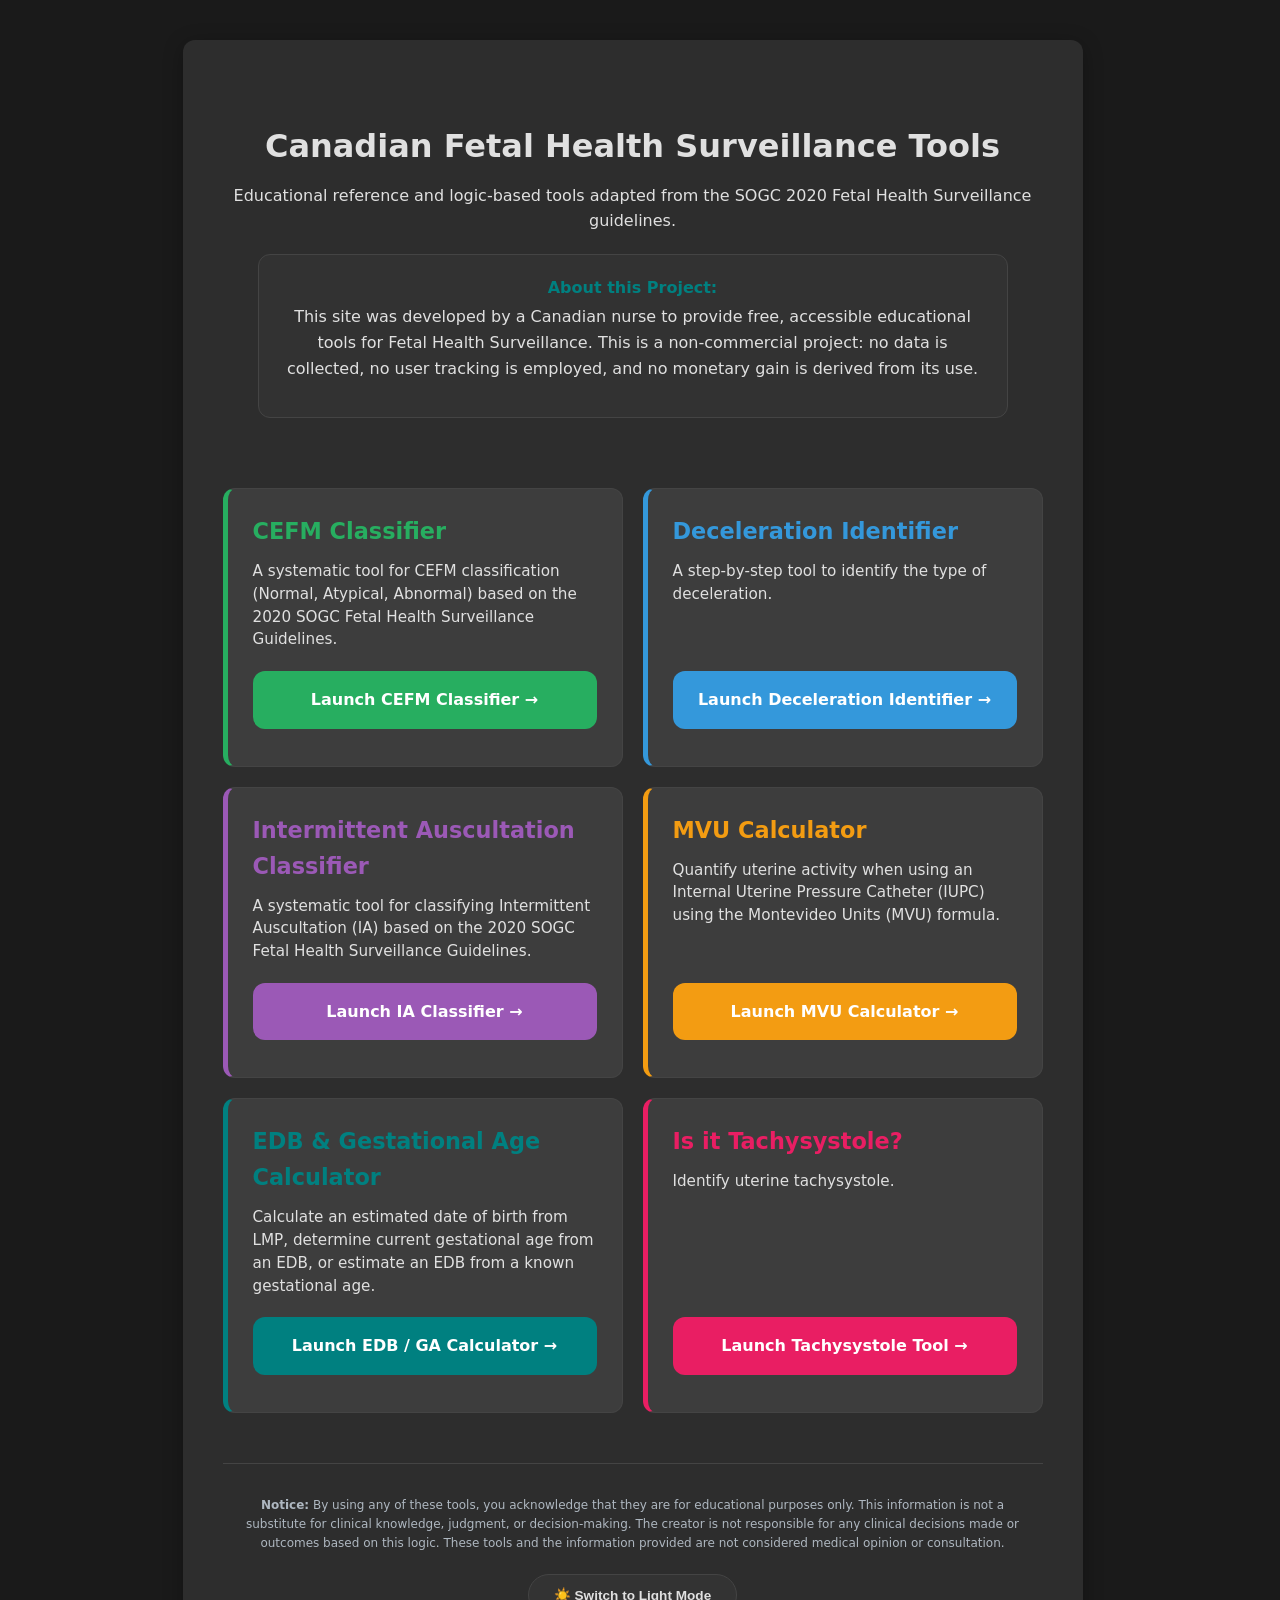
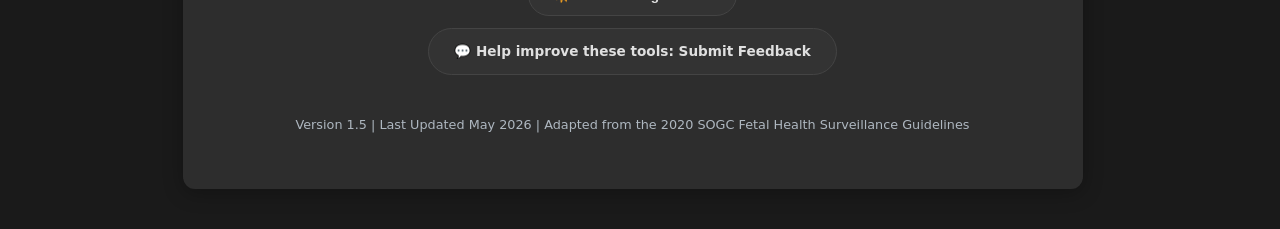
<file: index.html>
<!DOCTYPE html>
<html lang="en">
<head>
    <!-- ==========================================================================
       1. DOCUMENT SETUP
       ========================================================================== -->
    <meta charset="UTF-8">
    <meta name="viewport" content="width=device-width, initial-scale=1.0">
    <title>Canadian FHS Educational Tools</title>

    <!-- ==========================================================================
       2. SITE ASSETS
       ========================================================================== -->
    <script src="theme-loader.js"></script>
    <link rel="icon" type="image/png" href="favicon.png">
    <link rel="stylesheet" href="style.css">
</head>

<body>
<div class="container">

    <!-- ==========================================================================
       3. HERO / PROJECT INTRODUCTION
       ========================================================================== -->
    <div class="home-hero">
        <h1>Canadian Fetal Health Surveillance Tools</h1>
        <p>Educational reference and logic-based tools adapted from the SOGC 2020 Fetal Health Surveillance guidelines.</p>

        <div class="privacy-disclaimer">
            <strong>About this Project:</strong>
            <p>This site was developed by a Canadian nurse to provide free, accessible educational tools for Fetal Health Surveillance. This is a non-commercial project: no data is collected, no user tracking is employed, and no monetary gain is derived from its use.</p>
        </div>
    </div>

    <!-- ==========================================================================
       4. TOOL LAUNCH CARDS
       ========================================================================== -->
    <div class="home-grid">

        <!-- CEFM Classifier -->
        <div class="tool-card theme-green">
            <h3>CEFM Classifier</h3>
            <p>A systematic tool for CEFM classification (Normal, Atypical, Abnormal) based on the 2020 SOGC Fetal Health Surveillance Guidelines.</p>
            <a href="cefm.html" class="btn btn-primary">Launch CEFM Classifier →</a>
        </div>

        <!-- Deceleration Identifier -->
        <div class="tool-card theme-blue">
            <h3>Deceleration Identifier</h3>
            <p>A step-by-step tool to identify the type of deceleration.</p>
            <a href="identifier.html" class="btn btn-primary">Launch Deceleration Identifier →</a>
        </div>

        <!-- Intermittent Auscultation Classifier -->
        <div class="tool-card theme-purple">
            <h3>Intermittent Auscultation Classifier</h3>
            <p>A systematic tool for classifying Intermittent Auscultation (IA) based on the 2020 SOGC Fetal Health Surveillance Guidelines.</p>
            <a href="ia.html" class="btn btn-primary">Launch IA Classifier →</a>
        </div>

        <!-- MVU Calculator -->
        <div class="tool-card theme-orange">
            <h3>MVU Calculator</h3>
            <p>Quantify uterine activity when using an Internal Uterine Pressure Catheter (IUPC) using the Montevideo Units (MVU) formula.</p>
            <a href="mvu.html" class="btn btn-primary">Launch MVU Calculator →</a>
        </div>

        <!-- EDB Calculator -->
       <div class="tool-card theme-teal">
    <h3>EDB & Gestational Age Calculator</h3>
    <p>Calculate an estimated date of birth from LMP, determine current gestational age from an EDB, or estimate an EDB from a known gestational age.</p>
    <a href="edb.html" class="btn btn-primary">Launch EDB / GA Calculator →</a>
</div>

        <!-- Tachysystole Tool -->
        <div class="tool-card theme-pink">
            <h3>Is it Tachysystole?</h3>
            <p>Identify uterine tachysystole.</p>
            <a href="tachy.html" class="btn btn-primary">Launch Tachysystole Tool →</a>
        </div>
    </div>

    <!-- ==========================================================================
       5. SITE FOOTER / DISCLAIMER / ACTIONS
       ========================================================================== -->
    <footer class="site-footer">
        <p><strong>Notice:</strong> By using any of these tools, you acknowledge that they are for educational purposes only. This information is not a substitute for clinical knowledge, judgment, or decision-making. The creator is not responsible for any clinical decisions made or outcomes based on this logic. These tools and the information provided are not considered medical opinion or consultation.</p>

        <div class="footer-actions">
            <button id="darkModeToggle" class="footer-btn" type="button">
                ☀️ Switch to Light Mode
            </button>

            <a
                href="https://forms.gle/uty6b6hfLdT3L1716"
                target="_blank"
                rel="noopener noreferrer"
                class="footer-btn"
            >
                💬 Help improve these tools: Submit Feedback
            </a>
        </div>
    </footer>

    <!-- ==========================================================================
       6. VERSION
       ========================================================================== -->
    <p class="version-text">
        Version 1.5 | Last Updated May 2026 | Adapted from the 2020 SOGC Fetal Health Surveillance Guidelines
    </p>
</div>

<!-- ==========================================================================
   7. SHARED SCRIPT
   ========================================================================== -->
<script src="common.js"></script>
</body>
</html>
</file>
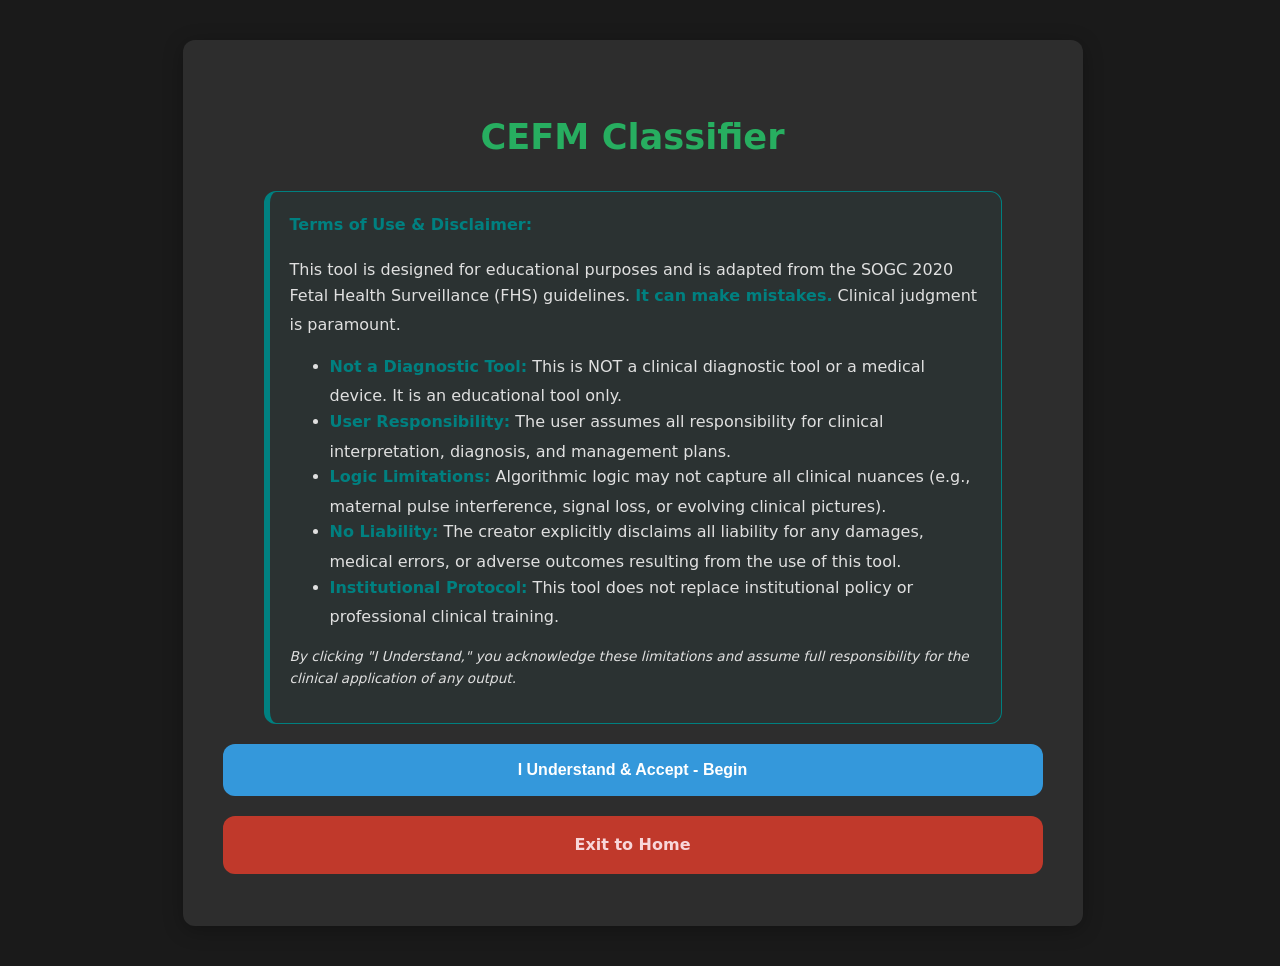
<file: cefm.html>
<!DOCTYPE html>
<html lang="en">
<head>
    <meta charset="UTF-8">
    <meta name="viewport" content="width=device-width, initial-scale=1.0">
    <title>FHS CEFM Classifier</title>
    <script src="theme-loader.js"></script>
    <link rel="stylesheet" href="style.css">
</head>
<body>
<div class="container">

    <!-- ==========================================================================
       1. START / DISCLAIMER
       ========================================================================== -->

    <div id="page1">
        <h2 style="text-align: center; font-size: 2.2rem; color: #27ae60; margin-bottom: 25px;">CEFM Classifier</h2>

        <div class="disclaimer-banner">
            <strong>Terms of Use & Disclaimer:</strong>
            <p>This tool is designed for educational purposes and is adapted from the SOGC 2020 Fetal Health Surveillance (FHS) guidelines. <strong>It can make mistakes.</strong> Clinical judgment is paramount.</p>

            <ul>
                <li><strong>Not a Diagnostic Tool:</strong> This is NOT a clinical diagnostic tool or a medical device. It is an educational tool only.</li>
                <li><strong>User Responsibility:</strong> The user assumes all responsibility for clinical interpretation, diagnosis, and management plans.</li>
                <li><strong>Logic Limitations:</strong> Algorithmic logic may not capture all clinical nuances (e.g., maternal pulse interference, signal loss, or evolving clinical pictures).</li>
                <li><strong>No Liability:</strong> The creator explicitly disclaims all liability for any damages, medical errors, or adverse outcomes resulting from the use of this tool.</li>
                <li><strong>Institutional Protocol:</strong> This tool does not replace institutional policy or professional clinical training.</li>
            </ul>

            <p style="display:block; margin-top: 10px; font-style: italic; font-size: 0.85rem;">By clicking "I Understand," you acknowledge these limitations and assume full responsibility for the clinical application of any output.</p>
        </div>

        <button type="button" class="btn btn-primary" style="margin-top: 20px;" onclick="goTo('page2')">I Understand & Accept - Begin</button>

        <div style="margin-top: 10px;">
            <a href="index.html" class="btn btn-exit">Exit to Home</a>
        </div>
    </div>

    <!-- ==========================================================================
       2. MONITOR TYPE / INTERPRETABILITY
       ========================================================================== -->

    <div id="page2" class="hidden">
        <h3>What type of monitors are being used?</h3>
    <details class="edu-drop">
    <summary>Learn about monitor types</summary>
    <div data-edu="monitorTypes"></div>
</details>
        <p><strong>Fetal Heart Monitor:</strong></p>
        <button id="f-us" type="button" class="btn" onclick="selF('External Ultrasound', 'us')">External Ultrasound</button>
        <button id="f-fse" type="button" class="btn" onclick="selF('Internal Fetal Scalp Electrode (FSE)', 'fse')">Internal Fetal Scalp Electrode (FSE)</button>

        <p><strong>Uterine Activity Monitor:</strong></p>
        <button id="u-toco" type="button" class="btn" onclick="selU('External Tocodynamometer (TOCO)', 'toco')">External Tocodynamometer (TOCO)</button>
        <button id="u-iupc" type="button" class="btn" onclick="selU('Internal Uterine Pressure Catheter (IUPC)', 'iupc')">Internal Uterine Pressure Catheter (IUPC)</button>

        <button id="page2-next" type="button" class="btn btn-primary" disabled onclick="goTo('page3')">Continue</button>
        <button type="button" class="btn btn-back" onclick="goBack()">← Back</button>
    </div>

  <div id="page3" class="hidden">
    <h3>Is the FHS CEFM Strip Interpretable?</h3>

    <details class="edu-drop">
        <summary>Learn about interpretable and uninterpretable tracings</summary>
        <div data-edu="interpretability"></div>
    </details>

    <button type="button" class="btn" onclick="handleInt()">Interpretable</button>
    <button type="button" class="btn" onclick="goTo('page4a')">Uninterpretable</button>
    <button type="button" class="btn btn-back" onclick="goBack()">← Back</button>
</div>

    <div id="page4a" class="hidden">
        <div class="alert-box">
            <strong>⚠️ UNABLE TO CLASSIFY: UNINTERPRETABLE STRIP</strong>
            <p>Consider the following troubleshooting tips to improve quality:</p>
            <ul>
                <li>Reposition the monitor; add ultrasound gel; minimize motion when clinically necessary</li>
                <li>If using wireless monitors, confirm battery and connection; consider switching to wired monitors; try different monitoring equipment if necessary</li>
                <li>Consider internal monitoring if clinically indicated and patient consents</li>
            </ul>
        </div>

        <button type="button" class="btn btn-primary" onclick="resetTool()">Classify Another CEFM Strip</button>
        <a href="index.html" class="btn btn-exit">Exit to Home</a>
    </div>

    <!-- ==========================================================================
       3. UTERINE ACTIVITY
       ========================================================================== -->

    <div id="page4" class="hidden">
        <h3>Uterine Activity (External)</h3>
    <details class="edu-drop">
        <summary>Learn about external uterine activity assessment</summary>
        <div data-edu="externalUterineActivity"></div>
    </details>
        <button type="button" class="btn" onclick="setUA('Normal')">Normal</button>
        <button type="button" class="btn" onclick="setUA('Tachysystole')">Tachysystole</button>
        <button type="button" class="btn btn-back" onclick="goBack()">← Back</button>
    </div>

    <div id="page4b" class="hidden">
        <h3>Uterine Activity (IUPC)</h3>
        <p>Montevideo Units (Optional): <input type="number" id="mvu" style="width:60px"></p>
        <button type="button" class="btn" onclick="setUA('Normal (IUPC)')">Normal</button>
        <button type="button" class="btn" onclick="setUA('Tachysystole (IUPC)')">Tachysystole</button>
        <button type="button" class="btn btn-back" onclick="goBack()">← Back</button>
    </div>

    <!-- ==========================================================================
       4. MATERNAL FACTORS / MATERNAL-FETAL HEART RATE COINCIDENCE
       ========================================================================== -->

    <div id="page5" class="hidden">
        <h3>Maternal Factors</h3>
  <details class="edu-drop">
        <summary>Why do maternal factors matter?</summary>
        <div data-edu="maternalFactors"></div>
    </details>
        <div class="checklist">
            <label class="check-item" style="border-left-color: #27ae60;">
                <input type="checkbox" id="mat-none" value="None"> <strong>None</strong>
            </label>

            <hr>

            <label class="check-item"><input type="checkbox" class="mat-factor" value="Maternal Tachycardia"> Maternal Tachycardia (>110bpm)</label>
            <label class="check-item"><input type="checkbox" class="mat-factor" value="Maternal Fever"> Maternal Fever (>38.0°C)</label>
            <label class="check-item"><input type="checkbox" class="mat-factor" value="Maternal Cardiac Arrhythmia"> Maternal Cardiac Arrhythmia</label>
            <label class="check-item"><input type="checkbox" class="mat-factor" value="Maternal Hypotension"> Maternal Hypotension</label>
            <label class="check-item"><input type="checkbox" class="mat-factor" value="Maternal Hypoxia"> Maternal Hypoxia (Oxygen Saturation < 95%)</label>
        </div>

        <button id="mat-next" type="button" class="btn btn-primary" disabled onclick="setMat()">Continue</button>
        <button type="button" class="btn btn-back" onclick="goBack()">← Back</button>
    </div>

    <div id="page6" class="hidden">
        <h3>Maternal-Fetal Heart Rate Coincidence?</h3>
           <details class="edu-drop">
        <summary>What is coincidence?</summary>
        <div data-edu="coincidence"></div>
    </details>
        <button type="button" class="btn" onclick="goTo('page7')">No Coincidence</button>
        <button type="button" class="btn" onclick="goTo('page7a')">Yes, repetitive or persistent coincidence</button>
        <button type="button" class="btn btn-back" onclick="goBack()">← Back</button>
    </div>

    <div id="page7a" class="hidden">
        <div class="alert-box">
            <strong>⚠️ UNABLE TO CLASSIFY: IMMEDIATE ACTION REQUIRED</strong>
            <p>Promptly take all necessary steps to resolve maternal-fetal heart rate coincidence and reassess the fetal status once resolved:</p>
            <ul>
                <li>Place oximeter on maternal finger / Manually assess maternal pulse rate</li>
                <li>Reposition external fetal monitor</li>
                <li>Consider Internal Fetal Scalp Electrode (FSE)</li>
                <li>If coincidence continues with FSE in place, consider a real-time bedside ultrasound to verify fetal heart rate and distinguish from maternal heart rate</li>
            </ul>
        </div>

        <button type="button" class="btn btn-primary" onclick="resetTool()">Classify Another CEFM Strip</button>
        <a href="index.html" class="btn btn-exit">Exit to Home</a>
    </div>

    <!-- ==========================================================================
       5. BASELINE / TREND
       ========================================================================== -->

    <div id="page7" class="hidden">
        <h3>What is the fetal heart rate baseline (rounded to the nearest 5bpm)?</h3>
          <details class="edu-drop">
        <summary>What is baseline fetal heart rate?</summary>
        <div data-edu="baselineFHR"></div>
    </details>

        <input type="number" id="baseIn" placeholder="BPM" style="padding:10px; width:100px; margin-bottom:10px;" oninput="validateBaseInput()"><br>

        <button id="baseContinueBtn" type="button" class="btn btn-primary" onclick="evalBase()" disabled>Continue</button>

        <button type="button" class="btn" onclick="goTo('page7c')">Indeterminate</button>
        <button type="button" class="btn" onclick="setTachy('ABNORMAL','Erratic Baseline (>10 minutes)', true)">Erratic Baseline</button>

        <button type="button" class="btn btn-back" onclick="goBack()">← Back</button>
    </div>

   <div id="page7b" class="hidden">
    <h3>Tachycardia Duration (&gt;160bpm)?</h3>

    <button type="button" class="btn" onclick="setTachy('NORMAL','Tachycardia < 30 minutes')">
        &lt; 30 minutes
    </button>

    <button type="button" class="btn" onclick="setTachy('ATYPICAL','Tachycardia 30-80 minutes')">
        30 - 80 minutes
    </button>

    <button type="button" class="btn" onclick="setTachy('ABNORMAL','Tachycardia ≥ 80 minutes')">
        &ge; 80 minutes
    </button>

    <button type="button" class="btn btn-back" onclick="goBack()">← Back</button>
</div>

    <div id="page7c" class="hidden">
        <h3>Why is the baseline Indeterminate?</h3>
        <button type="button" class="btn" onclick="goTo('page4a')">Poor Tracing Quality</button>
        <button type="button" class="btn" onclick="setTachy('ABNORMAL','Marked Variability &ge; 10 minutes', true)">Marked Variability (&ge; 10 minutes)</button>
        <button type="button" class="btn" onclick="setTachy('ABNORMAL','Sinusoidal Pattern', true)">Sinusoidal</button>
        <button type="button" class="btn btn-back" onclick="goBack()">← Back</button>
    </div>

    <div id="page8" class="hidden">
        <h3>FHR Baseline Trend</h3>
         <details class="edu-drop">
        <summary>What does baseline trend mean?</summary>
        <div data-edu="baselineTrend"></div>
    </details>
        <button type="button" class="btn" onclick="setTrend('NORMAL','Stable Trend')">Stable</button>
        <button type="button" class="btn" onclick="setTrend('ATYPICAL','Persistently Rising Trend')">Persistently Rising</button>
        <button type="button" class="btn btn-back" onclick="goBack()">← Back</button>
    </div>

    <!-- ==========================================================================
       6. VARIABILITY / ACCELERATIONS
       ========================================================================== -->

    <div id="page9" class="hidden">
        <h3>Baseline Variability</h3>
        <details class="edu-drop">
        <summary>What is baseline variability?</summary>
        <div data-edu="baselineVariability"></div>
    </details>
        <button type="button" class="btn" onclick="setVar('NORMAL','Moderate Variability','page10')">Moderate (6-25bpm)</button>
        <button type="button" class="btn" onclick="goToVarDuration('Minimal')">Minimal (≤5bpm)</button>
        <button type="button" class="btn" onclick="goToVarDuration('Absent')">Absent (amplitude undetectable)</button>

        <button type="button" class="btn" onclick="goTo('page9b')">Marked (>25bpm)</button>
        <button type="button" class="btn" onclick="setVar('ABNORMAL','Sinusoidal Pattern','FINAL')">Sinusoidal</button>
        <button type="button" class="btn btn-back" onclick="goBack()">← Back</button>
    </div>

    <div id="page9a" class="hidden">
        <h3>Minimal or Absent Variability Duration?</h3>
        <button type="button" class="btn" onclick="setVar('NORMAL','Minimal/Absent Variability < 40 minutes','page10')">&lt; 40 minutes</button>
        <button type="button" class="btn" onclick="setVar('ATYPICAL','Minimal/Absent Variability 40-80 minutes','page10')">40 - 80 minutes</button>
        <button type="button" class="btn" onclick="setVar('ABNORMAL','Minimal/Absent Variability &ge; 80 minutes','page10')">&ge; 80 minutes</button>
        <button type="button" class="btn btn-back" onclick="goBack()">← Back</button>
    </div>

    <div id="page9b" class="hidden">
        <h3>Marked Variability Duration?</h3>
        <button type="button" class="btn" onclick="setVar('NORMAL','Marked Variability < 10 minutes','page10')">&lt; 10 minutes</button>
        <button type="button" class="btn" onclick="setVar('ABNORMAL','Marked Variability &ge; 10 minutes','FINAL')">&ge; 10 minutes</button>
        <button type="button" class="btn btn-back" onclick="goBack()">← Back</button>
    </div>

    <div id="page10" class="hidden">
        <h3>Accelerations</h3>
          <details class="edu-drop">
        <summary>What are accelerations?</summary>
        <div data-edu="accelerations"></div>
    </details>
        <button type="button" class="btn" onclick="setAcc('NORMAL','Spontaneous Accelerations Present')">Spontaneous Present</button>
        <button type="button" class="btn" onclick="setAcc('NORMAL','Accelerations Present with Scalp Stimulation')">Present with Scalp Stimulation</button>
        <button type="button" class="btn" onclick="setAcc('ATYPICAL','No Accelerations with Scalp Stimulation')">No Accelerations with Scalp Stimulation</button>
        <button type="button" class="btn" onclick="setAcc('NORMAL','No Spontaneous Accelerations (Scalp Stimulation Not Assessed)')">No Spontaneous Accelerations, Scalp Stimulation Not Assessed</button>
        <button type="button" class="btn btn-back" onclick="goBack()">← Back</button>
    </div>

    <!-- ==========================================================================
       7. DECELERATIONS
       ========================================================================== -->

    <div id="page11" class="hidden">
        <h3>Are there any decelerations?</h3>
        <details class="edu-drop">
        <summary>What are decelerations?</summary>
        <div data-edu="decelerations"></div>
    </details>
        <p class="tip">Select all that apply.</p>

        <div class="checklist">
            <label class="check-item" style="border-left-color: #27ae60;">
                <input type="checkbox" id="d-none"> <strong>None</strong>
            </label>

            <hr>

            <label class="check-item">
                <input type="checkbox" id="d-uv" class="decel-factor"> Uncomplicated Variable Deceleration
            </label>

            <div id="uv-caution" class="hidden caution-box">
                <strong>⚠️ Caution:</strong>
                <p>A baseline abnormality was selected. A variable deceleration in the presence of a baseline abnormality (Tachycardia, Bradycardia, Minimal or Absent Variability) is classified as a <strong>Complicated Variable</strong>. Ensure the correct selection is made based on the full clinical picture and appropriate deceleration identification.</p>
            </div>

            <label class="check-item"><input type="checkbox" id="d-cv" class="decel-factor"> Complicated Variable Deceleration</label>
            <label class="check-item"><input type="checkbox" id="d-early" class="decel-factor"> Early Deceleration</label>
            <label class="check-item"><input type="checkbox" id="d-late" class="decel-factor"> Late Deceleration</label>
            <label class="check-item"><input type="checkbox" id="d-pro" class="decel-factor"> Prolonged Deceleration</label>
        </div>

        <button id="decel-next" type="button" class="btn btn-primary" disabled onclick="startDecelFlow()">Classify</button>
        <button type="button" class="btn btn-back" onclick="goBack()">← Back</button>
    </div>

    <div id="page11a" class="hidden">
        <h3>Uncomplicated Variable Decelerations are:</h3>
        <button type="button" class="btn" onclick="logDecel('uv','ATYPICAL','Repetitive Uncomplicated Variable Decelerations')">Repetitive (&ge;3)</button>
        <button type="button" class="btn" onclick="logDecel('uv','NORMAL','Non-Repetitive Uncomplicated Variable Decelerations')">Non-Repetitive (1-2)</button>
        <button type="button" class="btn btn-back" onclick="goBack()">← Back</button>
    </div>

    <div id="page11b" class="hidden">
        <h3>Complicated Variable Decelerations are:</h3>
        <button type="button" class="btn" onclick="logDecel('cv','ABNORMAL','Repetitive Complicated Variable Decelerations')">Repetitive (&ge;3)</button>
        <button type="button" class="btn" onclick="logDecel('cv','ATYPICAL','Non-Repetitive Complicated Variable Decelerations')">Non-Repetitive (1-2)</button>
        <button type="button" class="btn btn-back" onclick="goBack()">← Back</button>
    </div>

    <div id="page11c" class="hidden">
        <h3>Late Decelerations are:</h3>
        <button type="button" class="btn" onclick="logDecel('late','ABNORMAL','Recurrent Late Decelerations (&ge;50%)')">Recurrent (&ge;50%)</button>
        <button type="button" class="btn" onclick="logDecel('late','ATYPICAL','Intermittent Late Decelerations (<50%)')">Intermittent (< 50%)</button>
        <button type="button" class="btn btn-back" onclick="goBack()">← Back</button>
    </div>

    <div id="page11d" class="hidden">
        <h3>Prolonged Decelerations Count?</h3>
        <button type="button" class="btn" onclick="goTo('page11e')">Exactly 1</button>
        <button type="button" class="btn" onclick="logDecel('pro','ABNORMAL','More than 1 Prolonged Deceleration')">More than 1</button>
        <button type="button" class="btn btn-back" onclick="goBack()">← Back</button>
    </div>

    <div id="page11e" class="hidden">
        <h3>Prolonged Deceleration Duration?</h3>
        <button type="button" class="btn" onclick="logDecel('pro','ATYPICAL','Prolonged Deceleration 2-3 minutes')">2 to 3 minutes</button>
        <button type="button" class="btn" onclick="logDecel('pro','ABNORMAL','Prolonged Deceleration 3-10 minutes')">3 to 10 minutes</button>
        <button type="button" class="btn btn-back" onclick="goBack()">← Back</button>
    </div>

    <!-- ==========================================================================
       8. FINAL RESULT
       ========================================================================== -->

    <div id="page12" class="hidden">
        <h1 id="finalRank" style="font-size: 3rem; text-align: center; margin-bottom: 10px; text-transform: uppercase; font-weight: bold;"></h1>
        <div id="resBox"></div>

        <hr style="margin: 30px 0; border: 0; border-top: 2px solid #eee;">

        <h3>Systematic Assessment Summary</h3>
        <div id="audit" class="result-box" style="line-height: 1.8;"></div>

        <button type="button" class="btn btn-primary" onclick="resetTool()">Classify Another</button>
        <a href="index.html" class="btn btn-exit">Exit to Home</a>
    </div>

</div>

<script src="common.js"></script>
<script src="cefm-education.js"></script>
<script src="cefm.js"></script>
</body>
</html>
</file>
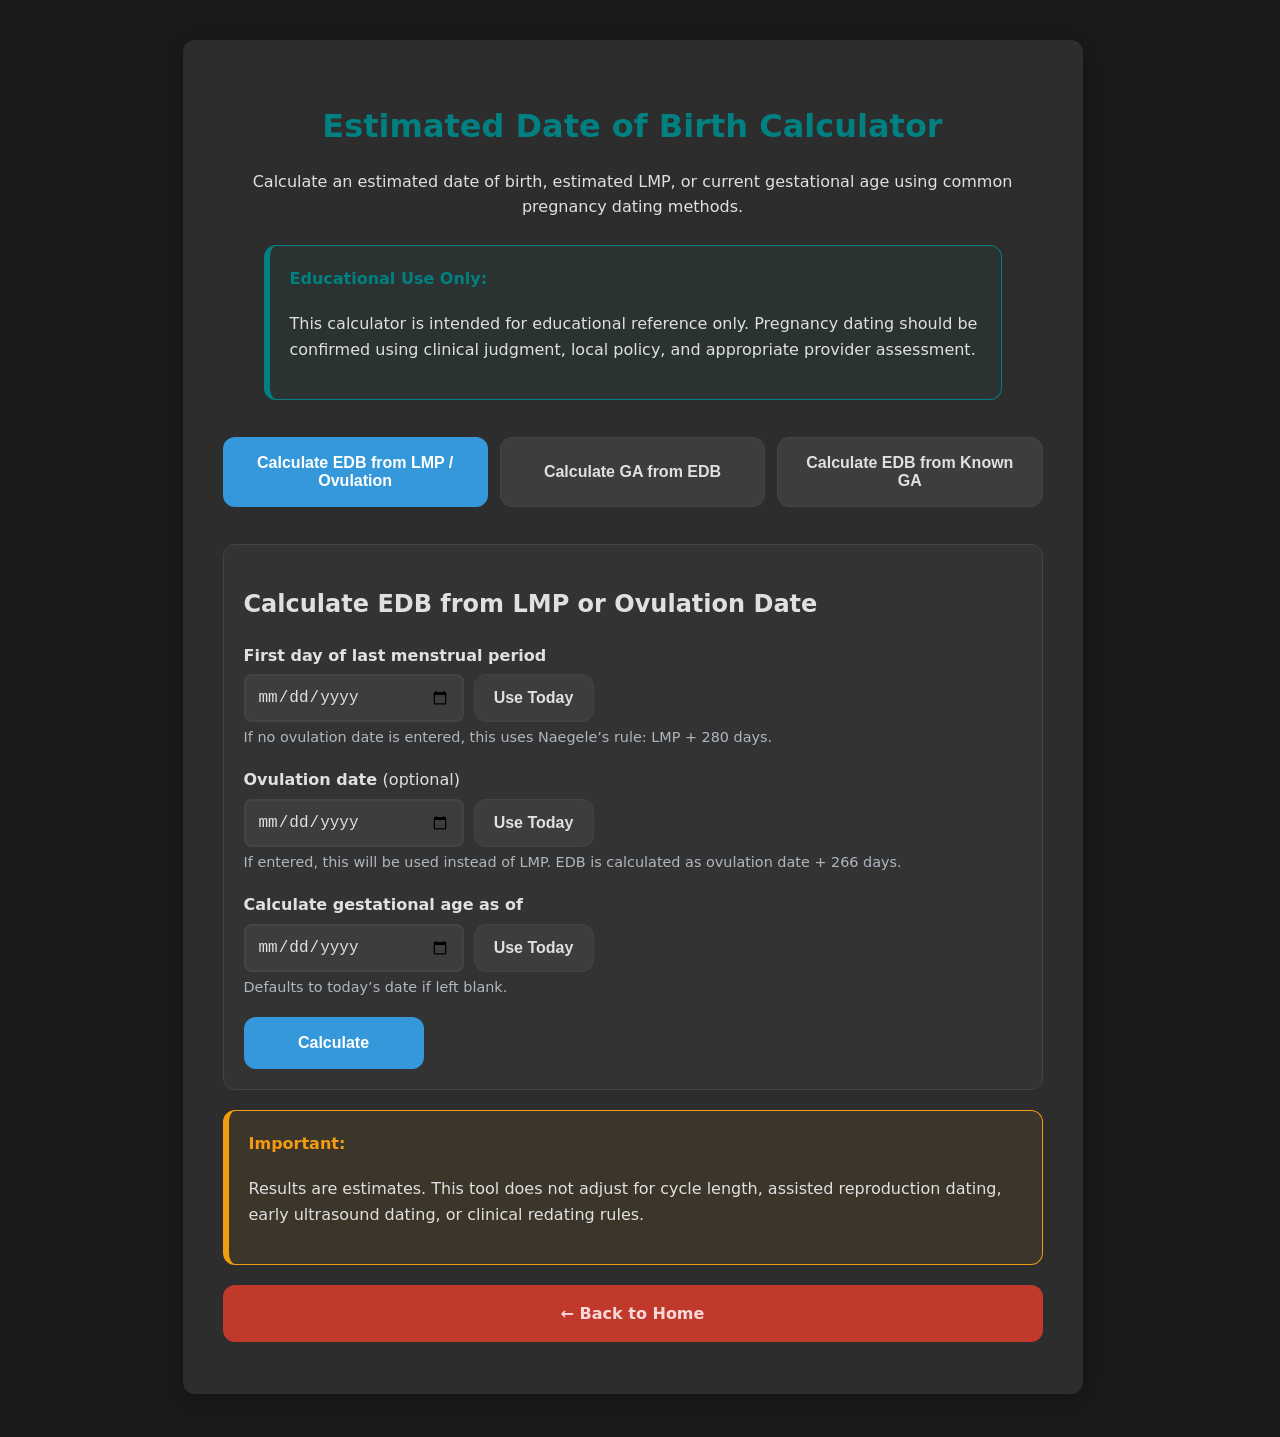
<file: edb.html>
<!DOCTYPE html>
<html lang="en">
<head>
    <meta charset="UTF-8">
    <meta name="viewport" content="width=device-width, initial-scale=1.0">
    <title>Estimated Date of Birth Calculator</title>
    <script src="theme-loader.js"></script>
    <link rel="icon" type="image/png" href="favicon.png">
    <link rel="stylesheet" href="style.css">

    <style>
        .tool-header {
            text-align: center;
            margin-bottom: 25px;
        }

        .tool-header h1 {
            margin-bottom: 10px;
            color: #008080;
        }

        .mode-grid {
            display: grid;
            grid-template-columns: 1fr;
            gap: 12px;
            margin: 25px 0;
        }

        @media (min-width: 768px) {
            .mode-grid {
                grid-template-columns: repeat(3, 1fr);
            }
        }

        .mode-panel {
            margin-top: 20px;
            padding: 20px;
            border: 1px solid var(--border-color);
            border-radius: 12px;
            background: var(--item-bg);
        }

        .form-row {
            margin-bottom: 18px;
        }

        .form-row label {
            display: block;
            margin-bottom: 6px;
            font-weight: 700;
        }

        .form-hint {
            margin-top: 4px;
            color: var(--muted-text);
            font-size: 0.9rem;
        }

        .date-input-row {
            display: flex;
            flex-wrap: wrap;
            gap: 10px;
            align-items: center;
        }

        .date-input-row input[type="date"] {
            flex: 1;
            min-width: 180px;
        }

        .date-input-row .btn {
            width: auto;
            min-width: 120px;
            min-height: 48px;
            margin: 0;
            padding: 12px 16px;
        }

        input[type="date"],
        input[type="number"] {
            width: 100%;
            max-width: 220px;
            padding: 12px;
            border: 2px solid var(--border-color);
            border-radius: 8px;
            background: var(--input-bg);
            color: var(--text);
            font-size: 1rem;
        }

        input[type="date"]:focus-visible,
        input[type="number"]:focus-visible {
            border-color: var(--accent);
            outline: 3px solid var(--accent);
            outline-offset: 2px;
        }

        .ga-inputs {
            display: flex;
            flex-wrap: wrap;
            gap: 12px;
            align-items: end;
        }

        .ga-inputs input[type="number"] {
            max-width: 120px;
        }

        .inline-actions {
            display: flex;
            flex-wrap: wrap;
            gap: 12px;
            margin-top: 10px;
        }

        .inline-actions .btn {
            width: auto;
            min-width: 180px;
            margin: 0;
        }

        .result-list {
            margin: 0;
            padding-left: 20px;
        }

        .result-list li {
            margin-bottom: 8px;
        }

        .result-value {
            font-weight: 700;
            color: #008080;
        }

        .subtle-note {
            margin-top: 16px;
            color: var(--muted-text);
            font-size: 0.9rem;
        }
    </style>
</head>

<body>
    <div class="container">
        <div class="tool-header">
            <h1>Estimated Date of Birth Calculator</h1>
            <p>Calculate an estimated date of birth, estimated LMP, or current gestational age using common pregnancy dating methods.</p>
        </div>

        <div class="disclaimer-banner">
            <strong>Educational Use Only:</strong>
            <p>This calculator is intended for educational reference only. Pregnancy dating should be confirmed using clinical judgment, local policy, and appropriate provider assessment.</p>
        </div>

        <div class="mode-grid" role="group" aria-label="Calculator options">
            <button class="btn btn-primary mode-btn is-selected" type="button" data-mode="lmp" aria-pressed="true">
                Calculate EDB from LMP / Ovulation
            </button>

            <button class="btn mode-btn" type="button" data-mode="edb" aria-pressed="false">
                Calculate GA from EDB
            </button>

            <button class="btn mode-btn" type="button" data-mode="known-ga" aria-pressed="false">
                Calculate EDB from Known GA
            </button>
        </div>

        <!-- LMP / OVULATION PANEL -->
        <section id="panel-lmp" class="mode-panel">
            <h2>Calculate EDB from LMP or Ovulation Date</h2>

            <div class="form-row">
                <label for="lmpDate">First day of last menstrual period</label>
                <div class="date-input-row">
                    <input id="lmpDate" type="date">
                    <button class="btn set-today-btn" type="button" data-target="lmpDate">Use Today</button>
                </div>
                <p class="form-hint">If no ovulation date is entered, this uses Naegele’s rule: LMP + 280 days.</p>
            </div>

            <div class="form-row">
                <label for="ovulationDate">Ovulation date <span style="font-weight: 400;">(optional)</span></label>
                <div class="date-input-row">
                    <input id="ovulationDate" type="date">
                    <button class="btn set-today-btn" type="button" data-target="ovulationDate">Use Today</button>
                </div>
                <p class="form-hint">If entered, this will be used instead of LMP. EDB is calculated as ovulation date + 266 days.</p>
            </div>

            <div class="form-row">
                <label for="lmpAsOfDate">Calculate gestational age as of</label>
                <div class="date-input-row">
                    <input id="lmpAsOfDate" type="date">
                    <button class="btn set-today-btn" type="button" data-target="lmpAsOfDate">Use Today</button>
                </div>
                <p class="form-hint">Defaults to today’s date if left blank.</p>
            </div>

            <div class="inline-actions">
                <button id="calculateFromLmpBtn" class="btn btn-primary" type="button">Calculate</button>
            </div>
        </section>

        <!-- EDB PANEL -->
        <section id="panel-edb" class="mode-panel hidden">
            <h2>Calculate Current Gestational Age from EDB</h2>

            <div class="form-row">
                <label for="edbDate">Estimated date of birth</label>
                <div class="date-input-row">
                    <input id="edbDate" type="date">
                    <button class="btn set-today-btn" type="button" data-target="edbDate">Use Today</button>
                </div>
            </div>

            <div class="form-row">
                <label for="edbAsOfDate">Calculate gestational age as of</label>
                <div class="date-input-row">
                    <input id="edbAsOfDate" type="date">
                    <button class="btn set-today-btn" type="button" data-target="edbAsOfDate">Use Today</button>
                </div>
                <p class="form-hint">Defaults to today’s date if left blank.</p>
            </div>

            <div class="inline-actions">
                <button id="calculateFromEdbBtn" class="btn btn-primary" type="button">Calculate</button>
            </div>
        </section>

        <!-- KNOWN GA PANEL -->
        <section id="panel-known-ga" class="mode-panel hidden">
            <h2>Calculate EDB from Known Gestational Age</h2>

            <div class="form-row">
                <label>Known gestational age</label>

                <div class="ga-inputs">
                    <div>
                        <label for="knownWeeks">Weeks</label>
                        <input id="knownWeeks" type="number" min="0" max="45" inputmode="numeric" placeholder="Weeks">
                    </div>

                    <div>
                        <label for="knownDays">Days</label>
                        <input id="knownDays" type="number" min="0" max="6" inputmode="numeric" placeholder="Days">
                    </div>
                </div>
            </div>

            <div class="form-row">
                <label for="knownGaDate">Date this gestational age was known</label>
                <div class="date-input-row">
                    <input id="knownGaDate" type="date">
                    <button class="btn set-today-btn" type="button" data-target="knownGaDate">Use Today</button>
                </div>
            </div>

            <div class="form-row">
                <label for="knownGaAsOfDate">Calculate current gestational age as of</label>
                <div class="date-input-row">
                    <input id="knownGaAsOfDate" type="date">
                    <button class="btn set-today-btn" type="button" data-target="knownGaAsOfDate">Use Today</button>
                </div>
                <p class="form-hint">Defaults to today’s date if left blank.</p>
            </div>

            <div class="inline-actions">
                <button id="calculateFromKnownGaBtn" class="btn btn-primary" type="button">Calculate</button>
            </div>
        </section>

        <div id="resultBox" class="result-box hidden" aria-live="polite"></div>

        <div class="caution-box">
            <strong>Important:</strong>
            <p>Results are estimates. This tool does not adjust for cycle length, assisted reproduction dating, early ultrasound dating, or clinical redating rules.</p>
        </div>

        <a href="index.html" class="btn btn-back">← Back to Home</a>
    </div>

    <script src="common.js"></script>

    <script>
        (() => {
            'use strict';

            const FULL_TERM_DAYS = 280;
            const OVULATION_TO_EDB_DAYS = 266;
            const OVULATION_TO_ESTIMATED_LMP_DAYS = 14;
            const MS_PER_DAY = 24 * 60 * 60 * 1000;

            const modeButtons = Array.from(document.querySelectorAll('.mode-btn'));
            const panels = {
                lmp: document.getElementById('panel-lmp'),
                edb: document.getElementById('panel-edb'),
                'known-ga': document.getElementById('panel-known-ga')
            };

            const resultBox = document.getElementById('resultBox');

            function parseDateInput(value) {
                if (!value) return null;

                const parts = value.split('-').map(Number);
                if (parts.length !== 3) return null;

                const [year, month, day] = parts;

                if (!year || !month || !day) return null;

                return new Date(year, month - 1, day, 12, 0, 0, 0);
            }

            function toDateInputValue(date) {
                const year = date.getFullYear();
                const month = String(date.getMonth() + 1).padStart(2, '0');
                const day = String(date.getDate()).padStart(2, '0');

                return `${year}-${month}-${day}`;
            }

            function todayLocal() {
                const now = new Date();
                return new Date(now.getFullYear(), now.getMonth(), now.getDate(), 12, 0, 0, 0);
            }

            function getDateInputOrToday(inputId) {
                const input = document.getElementById(inputId);
                const parsedDate = input ? parseDateInput(input.value) : null;

                return parsedDate || todayLocal();
            }

            function addDays(date, days) {
                return new Date(
                    date.getFullYear(),
                    date.getMonth(),
                    date.getDate() + days,
                    12,
                    0,
                    0,
                    0
                );
            }

            function diffDays(startDate, endDate) {
                const start = new Date(startDate.getFullYear(), startDate.getMonth(), startDate.getDate(), 12, 0, 0, 0);
                const end = new Date(endDate.getFullYear(), endDate.getMonth(), endDate.getDate(), 12, 0, 0, 0);

                return Math.round((end - start) / MS_PER_DAY);
            }

            function formatDate(date) {
                return new Intl.DateTimeFormat('en-CA', {
                    year: 'numeric',
                    month: 'long',
                    day: 'numeric'
                }).format(date);
            }

            function formatGestationalAge(totalDays) {
                if (!Number.isFinite(totalDays)) {
                    return 'Unable to calculate';
                }

                if (totalDays < 0) {
                    return `Before 0 weeks 0 days by this dating method (${totalDays} days)`;
                }

                const weeks = Math.floor(totalDays / 7);
                const days = totalDays % 7;

                return `${weeks} weeks ${days} days`;
            }

            function showResult(title, items, note = '') {
                const listItems = items.map((item) => {
                    return `<li>${item.label}: <span class="result-value">${item.value}</span></li>`;
                }).join('');

                resultBox.innerHTML = `
                    <h2>${title}</h2>
                    <ul class="result-list">
                        ${listItems}
                    </ul>
                    ${note ? `<p class="subtle-note">${note}</p>` : ''}
                `;

                resultBox.classList.remove('hidden');
            }

            function showError(message) {
                resultBox.innerHTML = `
                    <h2>Please check your entries</h2>
                    <p>${message}</p>
                `;

                resultBox.classList.remove('hidden');
            }

            function setMode(mode) {
                modeButtons.forEach((button) => {
                    const isSelected = button.dataset.mode === mode;
                    button.classList.toggle('is-selected', isSelected);
                    button.classList.toggle('btn-primary', isSelected);
                    button.setAttribute('aria-pressed', String(isSelected));
                });

                Object.entries(panels).forEach(([key, panel]) => {
                    panel.classList.toggle('hidden', key !== mode);
                });

                resultBox.classList.add('hidden');
                resultBox.innerHTML = '';
            }

            function calculateFromLmp() {
                const lmpDate = parseDateInput(document.getElementById('lmpDate').value);
                const ovulationDate = parseDateInput(document.getElementById('ovulationDate').value);
                const asOfDate = getDateInputOrToday('lmpAsOfDate');

                if (!lmpDate && !ovulationDate) {
                    showError('Enter either an LMP date or an ovulation date.');
                    return;
                }

                if (lmpDate && ovulationDate && ovulationDate < lmpDate) {
                    showError('The ovulation date cannot be before the LMP date. Please check the dates entered.');
                    return;
                }

                if (ovulationDate) {
                    const estimatedLmp = addDays(ovulationDate, -OVULATION_TO_ESTIMATED_LMP_DAYS);
                    const edb = addDays(ovulationDate, OVULATION_TO_EDB_DAYS);
                    const gaDays = diffDays(estimatedLmp, asOfDate);
                    const daysUntilEdb = diffDays(asOfDate, edb);

                    showResult('Results from Ovulation Date', [
                        { label: 'Dating method used', value: 'Ovulation date' },
                        { label: 'Estimated date of birth', value: formatDate(edb) },
                        { label: 'Estimated LMP used for GA calculation', value: formatDate(estimatedLmp) },
                        { label: 'Gestational age as of selected date', value: formatGestationalAge(gaDays) },
                        { label: 'Days until EDB', value: `${daysUntilEdb} days` }
                    ], 'Formula used: EDB = ovulation date + 266 days. Gestational age is displayed using the standard LMP-based convention.');

                    return;
                }

                const edb = addDays(lmpDate, FULL_TERM_DAYS);
                const gaDays = diffDays(lmpDate, asOfDate);
                const daysUntilEdb = diffDays(asOfDate, edb);

                showResult('Results from LMP', [
                    { label: 'Dating method used', value: 'LMP' },
                    { label: 'Estimated date of birth', value: formatDate(edb) },
                    { label: 'Gestational age as of selected date', value: formatGestationalAge(gaDays) },
                    { label: 'Days until EDB', value: `${daysUntilEdb} days` }
                ], 'Formula used: EDB = LMP + 280 days.');
            }

            function calculateFromEdb() {
                const edbDate = parseDateInput(document.getElementById('edbDate').value);
                const asOfDate = getDateInputOrToday('edbAsOfDate');

                if (!edbDate) {
                    showError('Enter an EDB.');
                    return;
                }

                const daysUntilEdb = diffDays(asOfDate, edbDate);
                const gaDays = FULL_TERM_DAYS - daysUntilEdb;
                const estimatedLmp = addDays(edbDate, -FULL_TERM_DAYS);

                showResult('Results from EDB', [
                    { label: 'Gestational age as of selected date', value: formatGestationalAge(gaDays) },
                    { label: 'Estimated LMP', value: formatDate(estimatedLmp) },
                    { label: 'Days until EDB', value: `${daysUntilEdb} days` }
                ], 'Formula used: Current GA = 280 days − days remaining until EDB.');
            }

            function calculateFromKnownGa() {
                const weeks = Number.parseInt(document.getElementById('knownWeeks').value, 10);
                const days = Number.parseInt(document.getElementById('knownDays').value, 10);
                const knownGaDate = parseDateInput(document.getElementById('knownGaDate').value);
                const asOfDate = getDateInputOrToday('knownGaAsOfDate');

                if (!Number.isInteger(weeks) || !Number.isInteger(days) || !knownGaDate) {
                    showError('Enter weeks, days, and the date the gestational age was known.');
                    return;
                }

                if (weeks < 0 || weeks > 45 || days < 0 || days > 6) {
                    showError('Gestational age days should be between 0 and 6, and weeks should be within a reasonable pregnancy range.');
                    return;
                }

                const knownGaTotalDays = (weeks * 7) + days;
                const daysElapsed = diffDays(knownGaDate, asOfDate);
                const currentGaDays = knownGaTotalDays + daysElapsed;
                const edb = addDays(knownGaDate, FULL_TERM_DAYS - knownGaTotalDays);
                const estimatedLmp = addDays(edb, -FULL_TERM_DAYS);
                const daysUntilEdb = diffDays(asOfDate, edb);

                showResult('Results from Known Gestational Age', [
                    { label: 'Estimated date of birth', value: formatDate(edb) },
                    { label: 'Gestational age as of selected date', value: formatGestationalAge(currentGaDays) },
                    { label: 'Estimated LMP', value: formatDate(estimatedLmp) },
                    { label: 'Days until EDB', value: `${daysUntilEdb} days` }
                ], 'Formula used: EDB = date of known GA + remaining days to 40 weeks.');
            }

            function setDefaultDates() {
                const todayValue = toDateInputValue(todayLocal());

                ['lmpAsOfDate', 'edbAsOfDate', 'knownGaAsOfDate', 'knownGaDate'].forEach((id) => {
                    const input = document.getElementById(id);

                    if (input && !input.value) {
                        input.value = todayValue;
                    }
                });
            }

            modeButtons.forEach((button) => {
                button.addEventListener('click', () => {
                    setMode(button.dataset.mode);
                });
            });

            document.querySelectorAll('.set-today-btn').forEach((button) => {
                button.addEventListener('click', () => {
                    const targetId = button.dataset.target;
                    const target = document.getElementById(targetId);

                    if (target) {
                        target.value = toDateInputValue(todayLocal());
                    }
                });
            });

            document.getElementById('calculateFromLmpBtn').addEventListener('click', calculateFromLmp);
            document.getElementById('calculateFromEdbBtn').addEventListener('click', calculateFromEdb);
            document.getElementById('calculateFromKnownGaBtn').addEventListener('click', calculateFromKnownGa);

            setDefaultDates();
        })();
    </script>
</body>
</html>
</file>
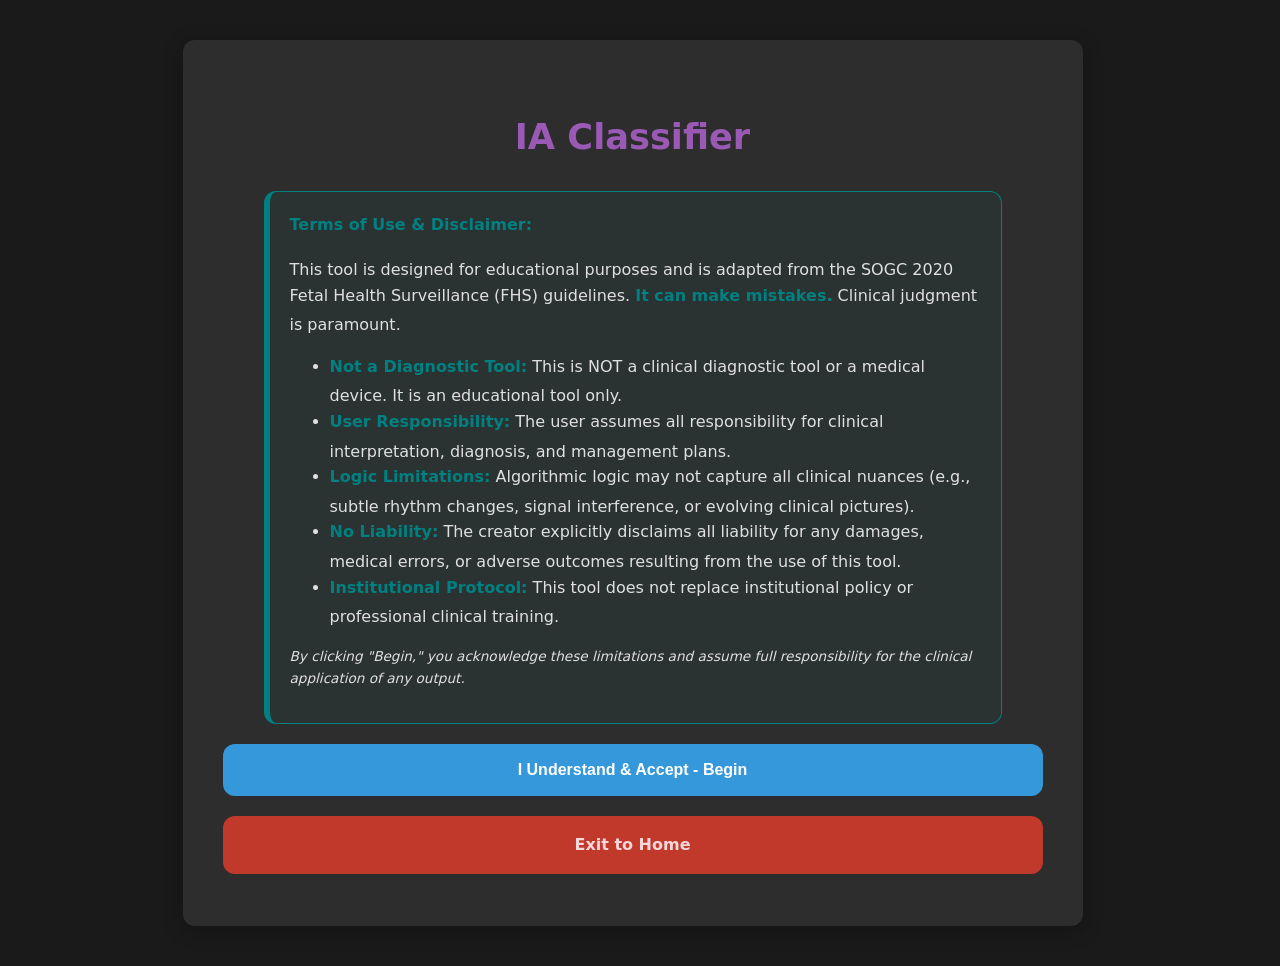
<file: ia.html>
<!DOCTYPE html>
<html lang="en">
<head>
    <meta charset="UTF-8">
    <meta name="viewport" content="width=device-width, initial-scale=1.0">
    <title>IA Classification Tool</title>
    <script src="theme-loader.js"></script>
    <link rel="stylesheet" href="style.css">
</head>
<body>
<div class="container">

    <div id="page1">
        <h2 style="text-align: center; font-size: 2.2rem; color: #9b59b6; margin-bottom: 25px;">IA Classifier</h2>

        <div class="disclaimer-banner">
            <strong>Terms of Use & Disclaimer:</strong>
            <p>This tool is designed for educational purposes and is adapted from the SOGC 2020 Fetal Health Surveillance (FHS) guidelines. <strong>It can make mistakes.</strong> Clinical judgment is paramount.</p>

            <ul>
                <li><strong>Not a Diagnostic Tool:</strong> This is NOT a clinical diagnostic tool or a medical device. It is an educational tool only.</li>
                <li><strong>User Responsibility:</strong> The user assumes all responsibility for clinical interpretation, diagnosis, and management plans.</li>
                <li><strong>Logic Limitations:</strong> Algorithmic logic may not capture all clinical nuances (e.g., subtle rhythm changes, signal interference, or evolving clinical pictures).</li>
                <li><strong>No Liability:</strong> The creator explicitly disclaims all liability for any damages, medical errors, or adverse outcomes resulting from the use of this tool.</li>
                <li><strong>Institutional Protocol:</strong> This tool does not replace institutional policy or professional clinical training.</li>
            </ul>

            <p style="display:block; margin-top: 10px; font-style: italic; font-size: 0.85rem;">By clicking "Begin," you acknowledge these limitations and assume full responsibility for the clinical application of any output.</p>
        </div>

        <div style="text-align: center; margin-top: 20px;">
            <button type="button" class="btn btn-primary" onclick="goTo('page2')">I Understand & Accept - Begin</button>
            <div style="margin-top: 10px;">
                <a href="index.html" class="btn btn-exit">Exit to Home</a>
            </div>
        </div>
    </div>

    <div id="page2" class="hidden">
        <h3>What device is being used for IA?</h3>
        <button type="button" class="btn" onclick="setAudit('device', 'Handheld Doppler'); goTo('page3')">Handheld Doppler</button>
        <button type="button" class="btn" onclick="setAudit('device', 'EFM Ultrasound'); goTo('page3')">EFM Ultrasound</button>
        <button type="button" class="btn" onclick="setAudit('device', 'Other'); goTo('page3')">Other</button>
        <button type="button" class="btn btn-back" onclick="goBack()">← Back</button>
    </div>

    <div id="page3" class="hidden">
        <h3>Uterine Activity</h3>
        <button type="button" class="btn" onclick="log('NORMAL', 'Uterine Activity', 'Normal'); goTo('page4')">Normal</button>
        <button type="button" class="btn" onclick="log('ABNORMAL', 'Uterine Activity', 'Tachysystole'); goTo('page4')">Tachysystole</button>
        <button type="button" class="btn btn-back" onclick="goBack()">← Back</button>
    </div>

    <div id="page4" class="hidden">
        <h3>Are the maternal vitals normal?</h3>
        <button type="button" class="btn" onclick="log('NORMAL', 'Maternal Vitals', 'Normal'); goTo('page5')">Yes, maternal vitals are all normal</button>
        <button type="button" class="btn" onclick="log('ABNORMAL', 'Maternal Vitals', 'Abnormal'); goTo('page5')">No, maternal vitals are not all normal</button>
        <button type="button" class="btn btn-back" onclick="goBack()">← Back</button>
    </div>

    <div id="page5" class="hidden" style="text-align: center;">
        <h3>Baseline Fetal Heart Rate?</h3>
        <p>Enter the baseline FHR (bpm) rounded to the nearest 5bpm as counted via the audible signal:</p>

        <div style="margin: 20px 0;">
            <input
                type="number"
                id="fhrInput"
                min="1"
                inputmode="numeric"
                autocomplete="off"
                placeholder="bpm"
                oninput="validateFHR()"
                style="text-align: center;"
            >
        </div>

        <button id="fhrBtn" type="button" class="btn btn-primary" onclick="submitFHR()" disabled>Continue</button>
        <button type="button" class="btn btn-back" onclick="goBack()">← Back</button>
    </div>

    <div id="page6" class="hidden">
        <h3>Baseline FHR Trend?</h3>
        <button type="button" class="btn" onclick="log('NORMAL', 'Baseline Trend', 'Stable'); goTo('page7')">Stable</button>
        <button type="button" class="btn" onclick="log('ABNORMAL', 'Baseline Trend', 'Persistently Rising'); goTo('page7')">Persistently Rising</button>
        <button type="button" class="btn btn-back" onclick="goBack()">← Back</button>
    </div>

    <div id="page7" class="hidden">
        <h3>Fetal Heart Rhythm?</h3>
        <button type="button" class="btn" onclick="log('NORMAL', 'Fetal Heart Rhythm', 'Regular'); goTo('page8')">Regular</button>
        <button type="button" class="btn" onclick="log('ABNORMAL', 'Fetal Heart Rhythm', 'Irregular'); goTo('page8')">Irregular</button>
        <button type="button" class="btn btn-back" onclick="goBack()">← Back</button>
    </div>

    <div id="page8" class="hidden">
        <h3>Accelerations?</h3>
        <button type="button" class="btn" onclick="log('NORMAL', 'Accelerations', 'None heard'); goTo('page9')">None heard</button>
        <button type="button" class="btn" onclick="log('NORMAL', 'Accelerations', 'Acceleration Heard'); goTo('page9')">Acceleration heard</button>
        <button type="button" class="btn btn-back" onclick="goBack()">← Back</button>
    </div>

    <div id="page9" class="hidden">
        <h3>Decelerations?</h3>
        <button type="button" class="btn" onclick="log('NORMAL', 'Decelerations', 'None heard'); finalizeIA()">None heard</button>
        <button type="button" class="btn" onclick="log('ABNORMAL', 'Decelerations', 'Deceleration heard'); finalizeIA()">Deceleration heard</button>
        <button type="button" class="btn btn-back" onclick="goBack()">← Back</button>
    </div>

    <div id="page10" class="hidden">
        <h1 id="finalRank" aria-live="polite" style="font-size: 3rem; text-align: center; margin-bottom: 10px; text-transform: uppercase;"></h1>
        <div id="resBox" aria-live="polite"></div>

        <hr style="margin: 30px 0; border: 0; border-top: 2px solid var(--border-color);">

        <h3>Systematic Assessment Summary</h3>
        <div id="audit" class="result-box"></div>

        <button type="button" class="btn btn-primary" onclick="resetTool()">Classify Another</button>
        <a href="index.html" class="btn btn-exit">Exit to Home</a>
    </div>

</div>

<script src="common.js"></script>
<script>
/* ==========================================================================
   1. STATE & DATA
   ========================================================================== */

let state = {
    findings: {},
    audit: {
        device: ''
    }
};


/* ==========================================================================
   2. IA DATA HELPERS
   ========================================================================== */

function setAudit(key, value) {
    state.audit[key] = value;
}

function log(category, label, detail) {
    state.findings[label] = {
        cat: category,
        detail: detail
    };
}


/* ==========================================================================
   3. INPUT VALIDATION
   ========================================================================== */

function validateFHR() {
    const input = document.getElementById('fhrInput');
    const btn = document.getElementById('fhrBtn');

    if (!input || !btn) return;

    const value = input.value.trim();
    const rate = Number(value);
    const isValid = value !== '' && Number.isFinite(rate) && rate > 0;

    btn.disabled = !isValid;
}


/* ==========================================================================
   4. BASELINE FHR LOGIC
   ========================================================================== */

function submitFHR() {
    const input = document.getElementById('fhrInput');
    if (!input) return;

    const rate = Number(input.value);
    if (!Number.isFinite(rate) || rate <= 0) return;

    let category = 'NORMAL';
    let description = `${rate} bpm`;

    if (rate <= 109) {
        category = 'ABNORMAL';
        description = `${rate} bpm (Bradycardia)`;
    } else if (rate >= 161) {
        category = 'ABNORMAL';
        description = `${rate} bpm (Tachycardia)`;
    } else {
        description = `${rate} bpm (Normal Range)`;
    }

    log(category, 'Baseline Fetal Heart Rate', description);
    goTo('page6');
}


/* ==========================================================================
   5. RESULT RENDER HELPERS
   ========================================================================== */

function addMessageBox(container, className, title, message) {
    const box = document.createElement('div');
    box.className = className;

    const strong = document.createElement('strong');
    strong.textContent = title;

    const p = document.createElement('p');
    p.textContent = message;

    box.appendChild(strong);
    box.appendChild(p);
    container.appendChild(box);
}

function renderAbnormalReasons(container, abnormalFindings) {
    const wrap = document.createElement('div');
    wrap.style.marginBottom = '20px';

    const strong = document.createElement('strong');
    strong.textContent = "Why it's Abnormal:";

    const ul = document.createElement('ul');

    abnormalFindings.forEach((finding) => {
        const li = document.createElement('li');
        li.textContent = finding.detail;
        ul.appendChild(li);
    });

    wrap.appendChild(strong);
    wrap.appendChild(ul);
    container.appendChild(wrap);
}

function renderNormalResult(container) {
    const p = document.createElement('p');

    p.style.color = '#27ae60';
    p.style.fontWeight = 'bold';
    p.style.fontSize = '1.1rem';
    p.textContent = 'Meets all Normal FHS IA criteria.';

    container.appendChild(p);
}

function renderAuditSummary(container) {
    container.innerHTML = '';

    Object.keys(state.findings).forEach((key) => {
        const row = document.createElement('div');
        row.style.marginBottom = '5px';

        const strong = document.createElement('strong');
        strong.textContent = `${key}:`;

        row.appendChild(strong);
        row.appendChild(document.createTextNode(` ${state.findings[key].detail}`));

        container.appendChild(row);
    });
}


/* ==========================================================================
   6. FINALIZE IA
   ========================================================================== */

function finalizeIA() {
    const fhrFeatures = [
        state.findings['Uterine Activity'],
        state.findings['Baseline Fetal Heart Rate'],
        state.findings['Baseline Trend'],
        state.findings['Fetal Heart Rhythm'],
        state.findings['Decelerations']
    ];

    const abnormalFHR = fhrFeatures.filter((finding) => {
        return finding && finding.cat === 'ABNORMAL';
    });

    const finalRank = abnormalFHR.length > 0 ? 'ABNORMAL' : 'NORMAL';
    const rankColor = finalRank === 'ABNORMAL' ? '#e74c3c' : '#27ae60';

    const rankEl = document.getElementById('finalRank');
    const resBox = document.getElementById('resBox');
    const auditEl = document.getElementById('audit');

    if (!rankEl || !resBox || !auditEl) return;

    rankEl.textContent = finalRank;
    rankEl.style.color = rankColor;

    resBox.innerHTML = '';

    if (state.findings['Maternal Vitals']?.detail === 'Abnormal') {
        addMessageBox(
            resBox,
            'alert-box',
            '⚠️ Recommendation:',
            'CEFM is indicated for abnormal maternal vitals even if the FHR IA is otherwise considered normal.'
        );
    }

    if (state.audit.device === 'EFM Ultrasound') {
        addMessageBox(
            resBox,
            'caution-box',
            '⚠️ IA Technique Note:',
            'When using an EFM Ultrasound transducer for IA, you must rely on the audible signal only. Do not use the digital display or printed trace to classify FHR characteristics.'
        );
    }

    if (finalRank === 'ABNORMAL') {
        renderAbnormalReasons(resBox, abnormalFHR);
    } else {
        renderNormalResult(resBox);
    }

    renderAuditSummary(auditEl);

    goTo('page10');
}
</script>
</body>
</html>
</file>
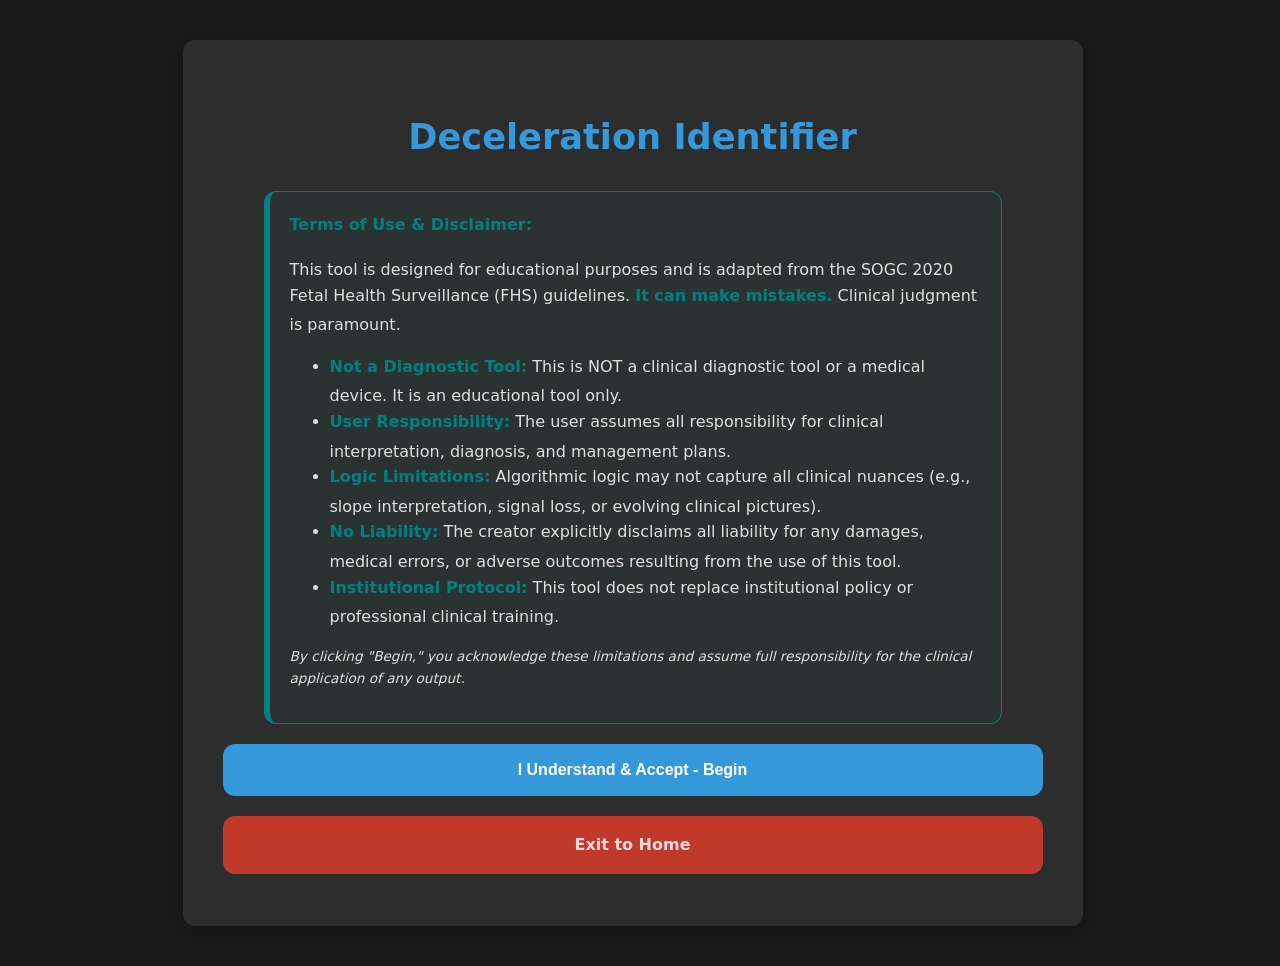
<file: identifier.html>
<!DOCTYPE html>
<html lang="en">
<head>
    <meta charset="UTF-8">
    <meta name="viewport" content="width=device-width, initial-scale=1.0">
    <title>FHS Deceleration Identifier</title>
    <script src="theme-loader.js"></script>
    <link rel="stylesheet" href="style.css">
</head>
<body>
<div class="container">

    <div id="page1">
        <h2 style="text-align: center; font-size: 2.2rem; color: #3498db; margin-bottom: 25px;">Deceleration Identifier</h2>

        <div class="disclaimer-banner">
            <strong>Terms of Use & Disclaimer:</strong>
            <p>This tool is designed for educational purposes and is adapted from the SOGC 2020 Fetal Health Surveillance (FHS) guidelines. <strong>It can make mistakes.</strong> Clinical judgment is paramount.</p>

            <ul>
                <li><strong>Not a Diagnostic Tool:</strong> This is NOT a clinical diagnostic tool or a medical device. It is an educational tool only.</li>
                <li><strong>User Responsibility:</strong> The user assumes all responsibility for clinical interpretation, diagnosis, and management plans.</li>
                <li><strong>Logic Limitations:</strong> Algorithmic logic may not capture all clinical nuances (e.g., slope interpretation, signal loss, or evolving clinical pictures).</li>
                <li><strong>No Liability:</strong> The creator explicitly disclaims all liability for any damages, medical errors, or adverse outcomes resulting from the use of this tool.</li>
                <li><strong>Institutional Protocol:</strong> This tool does not replace institutional policy or professional clinical training.</li>
            </ul>

            <p style="display:block; margin-top: 10px; font-style: italic; font-size: 0.85rem;">By clicking "Begin," you acknowledge these limitations and assume full responsibility for the clinical application of any output.</p>
        </div>

        <div style="text-align: center; margin-top: 20px;">
            <button type="button" class="btn btn-primary" onclick="goTo('page2')">I Understand & Accept - Begin</button>
            <div style="margin-top: 10px;">
                <a href="index.html" class="btn btn-exit">Exit to Home</a>
            </div>
        </div>
    </div>

    <div id="page2" class="hidden">
        <h3>Is the FHR baseline interpretable?</h3>
        <button type="button" class="btn" onclick="goTo('page4')">Yes</button>
        <button type="button" class="btn" onclick="goTo('page3')">No, the FHR baseline is indeterminate</button>
        <button type="button" class="btn btn-back" onclick="goBack()">← Back</button>
    </div>

    <div id="page3" class="hidden">
        <div class="alert-box">
            <strong>⚠️ ASSESSMENT STOPPED</strong>
            <p>Cannot reliably define a deceleration with an indeterminate baseline, marked variability, or sinusoidal pattern.</p>
        </div>
        <button type="button" class="btn btn-primary" onclick="resetTool()">Identify Another Deceleration</button>
        <a href="index.html" class="btn btn-exit">Home</a>
    </div>

    <div id="page4" class="hidden">
        <h3>What is the FHR Variability while at baseline?</h3>
        <button type="button" class="btn" onclick="goTo('page5')">Moderate</button>
        <button type="button" class="btn" onclick="goTo('page5')">Minimal</button>
        <button type="button" class="btn" onclick="goTo('page5')">Absent</button>
        <button type="button" class="btn" onclick="goTo('page3')">Marked</button>
        <button type="button" class="btn" onclick="goTo('page3')">Sinusoidal</button>
        <button type="button" class="btn btn-back" onclick="goBack()">← Back</button>
    </div>

    <div id="page5" class="hidden">
        <h3>Does the deceleration last ≥ 2 minutes?</h3>
        <button type="button" class="btn" onclick="goTo('page6')">No, the deceleration has a duration under 2 minutes</button>
        <button type="button" class="btn" onclick="goTo('page5b')">Yes, the deceleration has a duration ≥2 minutes</button>
        <button type="button" class="btn btn-back" onclick="goBack()">← Back</button>
    </div>

    <div id="page5b" class="hidden">
        <h3>Does the FHR drop at least 15bpm below baseline?</h3>
        <button type="button" class="btn" onclick="goTo('page12')">Yes, the nadir of the deceleration is ≥ 15bpm below the baseline</button>
        <button type="button" class="btn" onclick="goTo('page8c')">No, the nadir of the deceleration is &lt; 15bpm below the baseline</button>
        <button type="button" class="btn btn-back" onclick="goBack()">← Back</button>
    </div>

    <div id="page6" class="hidden">
        <h3>What is the slope of the deceleration?</h3>
        <p><small>Tip: The slope refers to the time from the onset of the FHR decrease to the nadir of the deceleration.</small></p>
        <button type="button" class="btn" onclick="goTo('page7')">Less than 30 seconds (Abrupt)</button>
        <button type="button" class="btn" onclick="goTo('page14')">≥ 30 seconds (Gradual)</button>
        <button type="button" class="btn btn-back" onclick="goBack()">← Back</button>
    </div>

    <div id="page7" class="hidden">
        <h3>Does the FHR drop at least 15bpm below baseline?</h3>
        <button type="button" class="btn" onclick="goTo('page8')">Yes</button>
        <button type="button" class="btn" onclick="goTo('page8b')">No</button>
        <button type="button" class="btn btn-back" onclick="goBack()">← Back</button>
    </div>

    <div id="page8" class="hidden">
        <h3>Does the FHR decrease below baseline last at least 15 seconds?</h3>
        <p><small>Tip: This duration refers to the time that the fetal heart rate deviated from the baseline, not the time spent at the nadir of the deceleration.</small></p>
        <button type="button" class="btn" onclick="goTo('page9')">Yes</button>
        <button type="button" class="btn" onclick="goTo('page8b')">No</button>
        <button type="button" class="btn btn-back" onclick="goBack()">← Back</button>
    </div>

    <div id="page8b" class="hidden">
        <div class="result-box" style="border-left-color: #3498db;">
            <h3 style="color: #3498db;">VARIABILITY</h3>
            <p>An abrupt (&lt;30 seconds) FHR decrease that does not meet the 15bpm depth AND 15s duration rule is considered variability and NOT a deceleration.</p>
        </div>
        <button type="button" class="btn btn-primary" onclick="resetTool()">Identify Another Deceleration</button>
        <a href="index.html" class="btn btn-exit">Home</a>
    </div>

    <div id="page8c" class="hidden">
        <div class="result-box" style="border-left-color: #3498db;">
            <h3 style="color: #3498db;">MAY NOT BE A DECELERATION: EVALUATE WHOLE CLINICAL PICTURE</h3>
            <p>For a deceleration to be prolonged, it must have a nadir ≥ 15bpm below baseline.</p>
        </div>
        <button type="button" class="btn btn-primary" onclick="resetTool()">Identify Another Deceleration</button>
        <a href="index.html" class="btn btn-exit">Home</a>
    </div>

    <div id="page9" class="hidden">
        <h3>Do any of the following apply?</h3>

        <div class="checklist">
            <label class="check-item" style="border-left-color: #27ae60;">
                <input type="checkbox" id="v-none" onchange="toggleVariableCheck(this)"> <strong>None</strong>
            </label>

            <hr style="border: 0; border-top: 1px solid var(--border-color); margin: 15px 0;">

            <label class="check-item">
                <input type="checkbox" class="v-comp comp-auto" data-label="Failure to recover to baseline" onchange="toggleVariableCheck(this)">
                Fails to recover to baseline by end of contraction
            </label>

            <label class="check-item">
                <input type="checkbox" class="v-comp" id="c-60s" onchange="toggleVariableCheck(this)">
                Deceleration duration ≥ 60s
            </label>

            <label class="check-item">
                <input type="checkbox" class="v-comp" id="c-60bpm" onchange="toggleVariableCheck(this)">
                Nadir reaches 60bpm or below
            </label>

            <label class="check-item">
                <input type="checkbox" class="v-comp" id="c-60drop" onchange="toggleVariableCheck(this)">
                Nadir is ≥ 60bpm below baseline
            </label>

            <label class="check-item">
                <input type="checkbox" class="v-comp comp-auto" data-label="Baseline Tachycardia (>160 bpm)" onchange="toggleVariableCheck(this)">
                FHR baseline is &gt; 160 bpm
            </label>

            <label class="check-item">
                <input type="checkbox" class="v-comp comp-auto" data-label="Baseline Bradycardia (<110 bpm)" onchange="toggleVariableCheck(this)">
                FHR baseline is &lt; 110 bpm
            </label>

            <label class="check-item">
                <input type="checkbox" class="v-comp comp-auto" data-label="Minimal/Absent Variability" onchange="toggleVariableCheck(this)">
                FHR variability at baseline is minimal or absent
            </label>
        </div>

        <button id="classifyVarBtn" type="button" class="btn btn-primary" disabled onclick="checkVariable()">Classify Variable</button>
        <button type="button" class="btn btn-back" onclick="goBack()">← Back</button>
    </div>

    <div id="resPage" class="hidden">
        <div id="resHeader" aria-live="polite"></div>
        <div id="resRationale" class="result-box" aria-live="polite"></div>

        <button type="button" class="btn btn-primary" onclick="resetTool()">Identify Another Deceleration</button>
        <a href="index.html" class="btn btn-exit">Home</a>
    </div>

    <div id="page12" class="hidden">
        <h3>Total duration of the FHR deceleration?</h3>
        <button type="button" class="btn" onclick="showResult('PROLONGED DECELERATION', 'Duration ≥ 2 min but < 3 min with nadir ≥ 15bpm below baseline.')">2 to &lt; 3 minutes</button>
        <button type="button" class="btn" onclick="showResult('PROLONGED DECELERATION', 'Duration ≥ 3 min but < 10 min with nadir ≥ 15bpm below baseline.')">3 to &lt; 10 minutes</button>
        <button type="button" class="btn" onclick="showResult('BASELINE CHANGE', 'A deceleration lasting ≥ 10 minutes is defined as a change in baseline.')">≥ 10 minutes</button>
        <button type="button" class="btn btn-back" onclick="goBack()">← Back</button>
    </div>

    <div id="page14" class="hidden">
        <h3>Relationship to Contraction</h3>
        <p>Does the FHR deceleration onset, nadir, and return to baseline match the onset, peak, and end of the contraction respectively?</p>
        <button type="button" class="btn" onclick="showResult('EARLY DECELERATION', 'Gradual slope (≥30s) that mirrors the contraction, there is no depth criteria.')">Yes, meets all 3 (mirrors the contraction)</button>
        <button type="button" class="btn" onclick="showResult('LATE DECELERATION', 'Gradual slope (≥30s) where the onset, nadir, and return to baseline occurs after the onset, peak, and end of the contraction respectively. There is no depth criteria.')">No, one or more not met (delayed)</button>
        <button type="button" class="btn btn-back" onclick="goBack()">← Back</button>
    </div>

</div>

<script src="common.js"></script>
<script>
/* ==========================================================================
   1. RESULT RENDERING
   ========================================================================== */

function showResult(title, baseDef, listItems = null) {
    const header = document.getElementById('resHeader');
    const resBox = document.getElementById('resRationale');
    const neutralBlue = '#3498db';

    if (!header || !resBox) return;

    header.innerHTML = '';
    resBox.innerHTML = '';

    const h2 = document.createElement('h2');
    h2.style.color = neutralBlue;
    h2.style.textAlign = 'center';
    h2.style.textTransform = 'uppercase';
    h2.textContent = title;
    header.appendChild(h2);

    resBox.style.borderLeftColor = neutralBlue;

    const strong = document.createElement('strong');
    strong.textContent = 'Definition';
    resBox.appendChild(strong);
    resBox.appendChild(document.createElement('br'));

    const pDef = document.createElement('p');
    pDef.textContent = baseDef;
    resBox.appendChild(pDef);

    if (Array.isArray(listItems) && listItems.length > 0) {
        const compStrong = document.createElement('strong');
        compStrong.textContent = 'Complicated due to:';
        resBox.appendChild(compStrong);

        const ul = document.createElement('ul');

        listItems.forEach((item) => {
            const li = document.createElement('li');
            li.textContent = item;
            ul.appendChild(li);
        });

        resBox.appendChild(ul);
    }

    goTo('resPage');
}


/* ==========================================================================
   2. VARIABLE DECELERATION CHECKBOX LOGIC
   ========================================================================== */

function toggleVariableCheck(element) {
    const noneBox = document.getElementById('v-none');
    const compBoxes = document.querySelectorAll('.v-comp');
    const classifyBtn = document.getElementById('classifyVarBtn');

    if (!element || !noneBox || !classifyBtn) return;

    if (element.id === 'v-none' && element.checked) {
        compBoxes.forEach((checkbox) => {
            checkbox.checked = false;
        });
    } else if (element.classList.contains('v-comp') && element.checked) {
        noneBox.checked = false;
    }

    const anyChecked =
        noneBox.checked ||
        Array.from(compBoxes).some((checkbox) => checkbox.checked);

    classifyBtn.disabled = !anyChecked;
}


/* ==========================================================================
   3. VARIABLE DECELERATION CLASSIFICATION
   ========================================================================== */

function checkVariable() {
    const autoCompNodes = document.querySelectorAll('.comp-auto:checked');
    const c60s = document.getElementById('c-60s');
    const c60bpm = document.getElementById('c-60bpm');
    const c60drop = document.getElementById('c-60drop');

    if (!c60s || !c60bpm || !c60drop) return;

    const isLong = c60s.checked;
    const isBpmDeep = c60bpm.checked;
    const isDropDeep = c60drop.checked;
    const ruleOf60 = isLong && (isBpmDeep || isDropDeep);

    const baseVariableDef = 'An abrupt FHR decrease (onset to nadir < 30 seconds) of ≥ 15bpm below baseline, lasting ≥ 15 seconds and < 2 minutes.';

    if (autoCompNodes.length > 0 || ruleOf60) {
        const reasons = [];

        autoCompNodes.forEach((node) => {
            const label = node.getAttribute('data-label');
            if (label) reasons.push(label);
        });

        if (ruleOf60) {
            reasons.push('Rule of 60s (Duration ≥ 60s AND either one of: nadir ≤ 60bpm OR drop ≥ 60bpm below baseline)');
        }

        showResult('COMPLICATED VARIABLE DECELERATION', baseVariableDef, reasons);
        return;
    }

    const uncompText = `${baseVariableDef}\n\nThis deceleration is classified as Uncomplicated because it does not meet any individual complication triggers or the combined "Rule of 60s" thresholds.`;
    showResult('UNCOMPLICATED VARIABLE DECELERATION', uncompText);
}
</script>
</body>
</html>
</file>
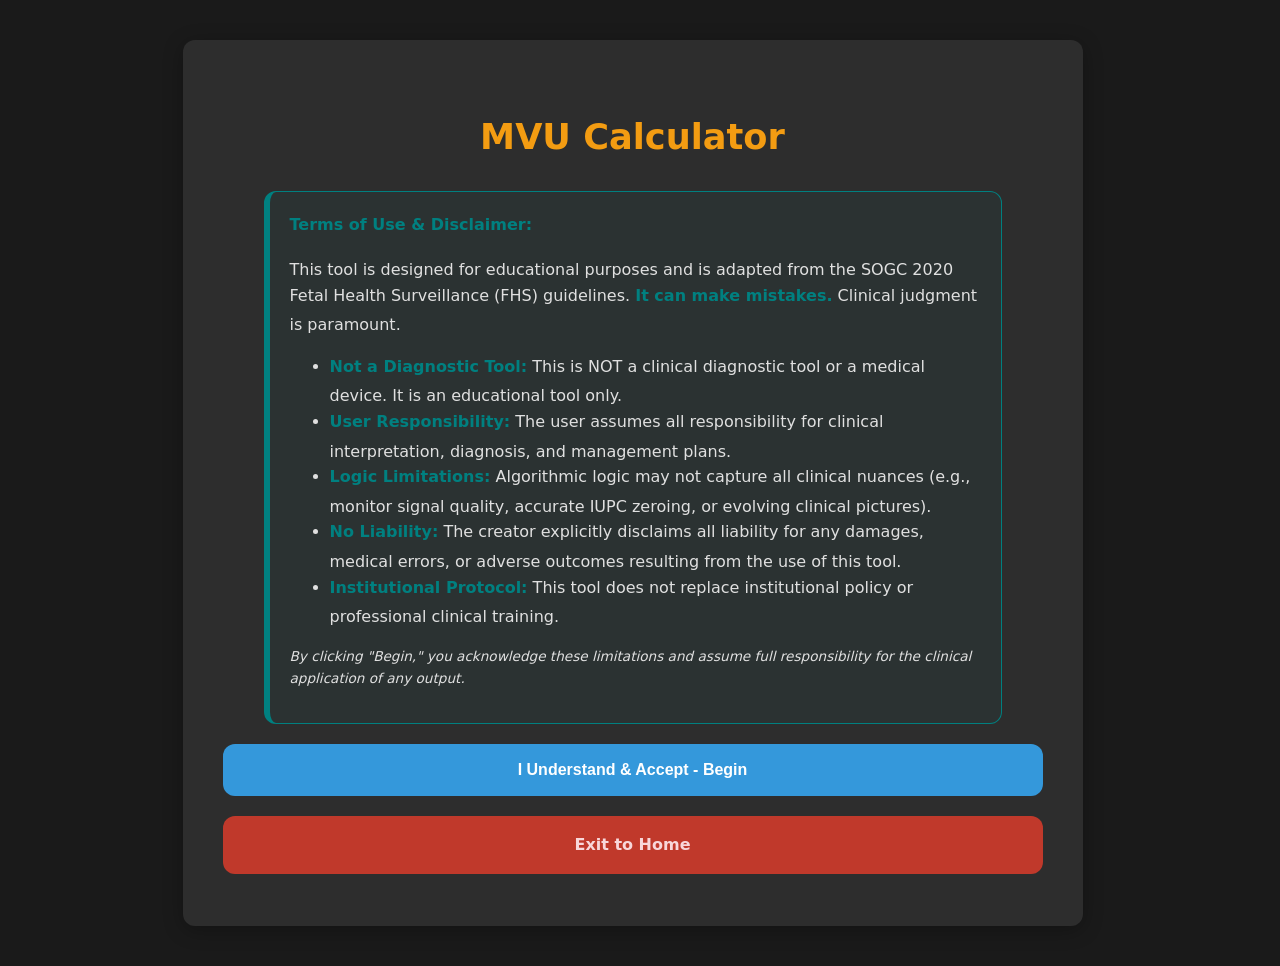
<file: mvu.html>
<!DOCTYPE html>
<html lang="en">
<head>
    <meta charset="UTF-8">
    <meta name="viewport" content="width=device-width, initial-scale=1.0">
    <title>MVU Calculator</title>
    <script src="theme-loader.js"></script>
    <link rel="stylesheet" href="style.css">
</head>
<body>
<div class="container">

    <div id="page1">
        <h2 style="text-align: center; font-size: 2.2rem; color: #f39c12; margin-bottom: 25px;">MVU Calculator</h2>

        <div class="disclaimer-banner">
            <strong>Terms of Use & Disclaimer:</strong>
            <p>This tool is designed for educational purposes and is adapted from the SOGC 2020 Fetal Health Surveillance (FHS) guidelines. <strong>It can make mistakes.</strong> Clinical judgment is paramount.</p>

            <ul>
                <li><strong>Not a Diagnostic Tool:</strong> This is NOT a clinical diagnostic tool or a medical device. It is an educational tool only.</li>
                <li><strong>User Responsibility:</strong> The user assumes all responsibility for clinical interpretation, diagnosis, and management plans.</li>
                <li><strong>Logic Limitations:</strong> Algorithmic logic may not capture all clinical nuances (e.g., monitor signal quality, accurate IUPC zeroing, or evolving clinical pictures).</li>
                <li><strong>No Liability:</strong> The creator explicitly disclaims all liability for any damages, medical errors, or adverse outcomes resulting from the use of this tool.</li>
                <li><strong>Institutional Protocol:</strong> This tool does not replace institutional policy or professional clinical training.</li>
            </ul>

            <p style="display:block; margin-top: 10px; font-style: italic; font-size: 0.85rem;">By clicking "Begin," you acknowledge these limitations and assume full responsibility for the clinical application of any output.</p>
        </div>

        <div style="text-align: center; margin-top: 20px;">
            <button type="button" class="btn btn-primary" onclick="goTo('page2')">I Understand & Accept - Begin</button>
            <div style="margin-top: 10px;">
                <a href="index.html" class="btn btn-exit">Exit to Home</a>
            </div>
        </div>
    </div>

    <div id="page2" class="hidden" style="text-align: center;">
        <h3>Uterine Resting Tone</h3>
        <p>Resting tone baseline (mmHg):</p>

        <input
            type="number"
            id="restingTone"
            min="0"
            inputmode="numeric"
            placeholder="Resting Tone"
            oninput="validateRT()"
            style="text-align: center;"
        >

        <br><br>

        <button id="rtBtn" type="button" class="btn btn-primary" onclick="goTo('page3')" disabled>Continue</button>
        <button type="button" class="btn btn-back" onclick="goBack()">← Back</button>
    </div>

    <div id="page3" class="hidden" style="text-align: center;">
        <h3>Contraction Peaks (mmHg)</h3>
        <p>Input the peak of each contraction within a 10-minute window.</p>

        <div id="peakError" class="hidden alert-box">
            <strong>⚠️ Input Note:</strong>
            <p>One or more contraction peaks are lower than the resting tone baseline. Please verify your entries.</p>
        </div>

        <div id="peakInputsContainer" style="display: grid; grid-template-columns: 1fr; gap: 10px; max-width: 300px; margin: 0 auto; justify-items: center;">
            <input
                type="number"
                class="peak-box"
                min="0"
                inputmode="numeric"
                placeholder="Peak 1"
                oninput="spawnNextBox(this); validatePeaks()"
                onchange="validatePeaks()"
                style="text-align: center;"
            >
        </div>

        <button id="calcBtn" type="button" class="btn btn-primary" onclick="calculateMVU()" disabled style="margin-top:20px;">Calculate MVUs</button>
        <button type="button" class="btn btn-back" onclick="goBack()">← Back</button>
    </div>

    <div id="page4" class="hidden">
        <h2 style="text-align:center">Result</h2>

        <div id="mvuAlerts" aria-live="polite" style="margin-bottom: 20px;"></div>

        <div style="text-align:center; margin: 20px 0;">
            <span id="mvuDisplay" aria-live="polite" style="font-size: 4rem; font-weight: bold; color: var(--accent);">0</span>
            <p>MVUs (mmHg)</p>
        </div>

        <div id="mvuSummary" class="result-box" aria-live="polite"></div>

        <button type="button" class="btn btn-primary" onclick="resetTool()">Reset</button>
        <a href="index.html" class="btn btn-exit">Home</a>
    </div>

</div>

<script src="common.js"></script>
<script>
/* ==========================================================================
   1. RESTING TONE VALIDATION
   ========================================================================== */

function validateRT() {
    const input = document.getElementById('restingTone');
    const btn = document.getElementById('rtBtn');

    if (!input || !btn) return;

    const value = input.value.trim();
    const tone = Number(value);
    const isValid = value !== '' && Number.isFinite(tone) && tone >= 0;

    btn.disabled = !isValid;
}


/* ==========================================================================
   2. DYNAMIC PEAK INPUTS
   ========================================================================== */

function spawnNextBox(element) {
    const container = document.getElementById('peakInputsContainer');
    if (!container || !element) return;

    const allInputs = container.querySelectorAll('.peak-box');
    const lastInput = allInputs[allInputs.length - 1];

    if (element === lastInput && element.value.trim() !== '' && allInputs.length < 8) {
        const newInput = document.createElement('input');

        newInput.type = 'number';
        newInput.min = '0';
        newInput.inputMode = 'numeric';
        newInput.className = 'peak-box';
        newInput.placeholder = `Peak ${allInputs.length + 1}`;
        newInput.style.textAlign = 'center';

        newInput.oninput = function () {
            spawnNextBox(this);
            validatePeaks();
        };

        newInput.onchange = function () {
            validatePeaks();
        };

        container.appendChild(newInput);
    }
}


/* ==========================================================================
   3. PEAK VALIDATION
   ========================================================================== */

function validatePeaks() {
    const restingToneInput = document.getElementById('restingTone');
    const errorBox = document.getElementById('peakError');
    const calcBtn = document.getElementById('calcBtn');

    if (!restingToneInput || !errorBox || !calcBtn) return;

    const tone = Number(restingToneInput.value);
    const safeTone = Number.isFinite(tone) && tone >= 0 ? tone : 0;

    const peakElements = Array.from(document.querySelectorAll('.peak-box'));
    const filledInputs = peakElements.filter((input) => input.value.trim() !== '');

    const hasInvalidPeak = filledInputs.some((input) => {
        const val = Number(input.value);
        return Number.isFinite(val) && val < safeTone;
    });

    const hasValidData = filledInputs.some((input) => {
        const val = Number(input.value);
        return Number.isFinite(val) && val >= safeTone && val > 0;
    });

    errorBox.classList.toggle('hidden', !hasInvalidPeak);
    calcBtn.disabled = hasInvalidPeak || !hasValidData;
}


/* ==========================================================================
   4. SECURE ALERT RENDERING
   ========================================================================== */

function addAlert(container, message) {
    const box = document.createElement('div');
    box.className = 'alert-box';

    const strong = document.createElement('strong');
    strong.textContent = '⚠️ Note:';

    const p = document.createElement('p');
    p.textContent = message;

    box.appendChild(strong);
    box.appendChild(p);
    container.appendChild(box);
}


/* ==========================================================================
   5. MVU CALCULATION
   ========================================================================== */

function calculateMVU() {
    const restingToneInput = document.getElementById('restingTone');
    if (!restingToneInput) return;

    const tone = Number(restingToneInput.value);
    if (!Number.isFinite(tone) || tone < 0) return;

    const peakElements = Array.from(document.querySelectorAll('.peak-box'));

    const peaks = peakElements
        .filter((input) => input.value.trim() !== '')
        .map((input) => Number(input.value))
        .filter((value) => Number.isFinite(value));

    const total = peaks.reduce((acc, peak) => {
        return acc + Math.max(0, peak - tone);
    }, 0);

    const alertsEl = document.getElementById('mvuAlerts');
    const displayEl = document.getElementById('mvuDisplay');
    const summaryEl = document.getElementById('mvuSummary');

    if (!alertsEl || !displayEl || !summaryEl) return;

    alertsEl.innerHTML = '';
    summaryEl.innerHTML = '';

    if (tone > 25) {
        addAlert(alertsEl, 'A uterine resting tone > 25 mmHg is consistent with tachysystole.');
    }

    if (peaks.some((peak) => peak >= 76)) {
        addAlert(alertsEl, 'A contraction peak > 75 mmHg is consistent with tachysystole. Note: This does not apply during the active second stage of labour.');
    }

    if (peaks.length > 5) {
        addAlert(alertsEl, `${peaks.length} contractions in 10 min is consistent with tachysystole. Review the average number of contractions in 10 minutes over the last 30 minutes to confirm.`);
    }

    displayEl.textContent = Math.round(total);

    const contractionsStrong = document.createElement('strong');
    contractionsStrong.textContent = 'Contractions:';
    summaryEl.appendChild(contractionsStrong);
    summaryEl.appendChild(document.createTextNode(` ${peaks.length}`));
    summaryEl.appendChild(document.createElement('br'));

    const toneStrong = document.createElement('strong');
    toneStrong.textContent = 'Resting Tone:';
    summaryEl.appendChild(toneStrong);
    summaryEl.appendChild(document.createTextNode(` ${tone} mmHg`));

    goTo('page4');
}
</script>
</body>
</html>
</file>
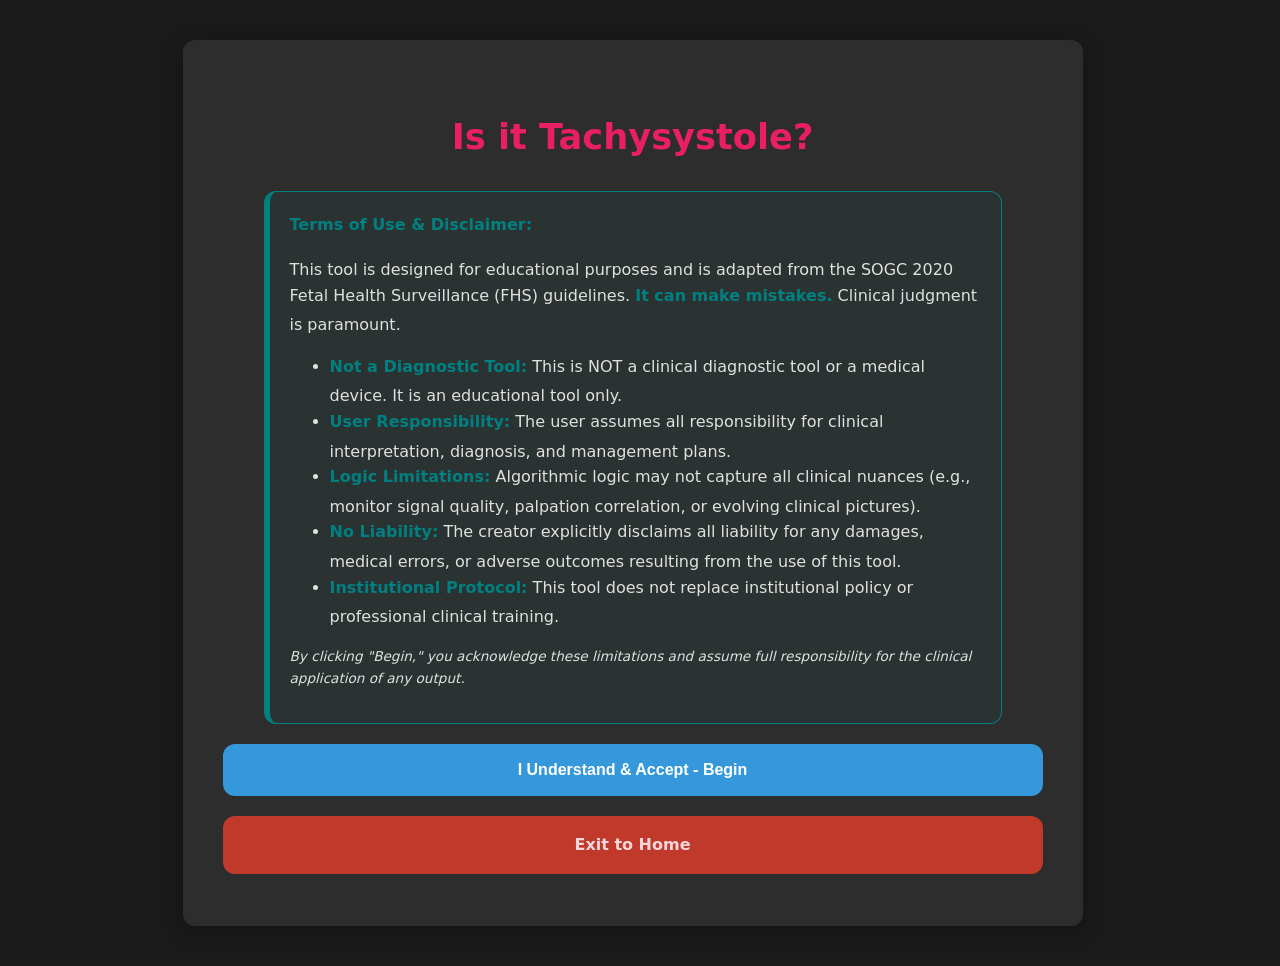
<file: tachy.html>
<!DOCTYPE html>
<html lang="en">
<head>
    <meta charset="UTF-8">
    <meta name="viewport" content="width=device-width, initial-scale=1.0">
    <title>Is it Tachysystole?</title>
    <script src="theme-loader.js"></script>
    <link rel="stylesheet" href="style.css">
</head>
<body>
<div class="container">

    <div id="page1">
        <h2 style="text-align: center; font-size: 2.2rem; color: #e91e63; margin-bottom: 25px;">Is it Tachysystole?</h2>

        <div class="disclaimer-banner">
            <strong>Terms of Use & Disclaimer:</strong>
            <p>This tool is designed for educational purposes and is adapted from the SOGC 2020 Fetal Health Surveillance (FHS) guidelines. <strong>It can make mistakes.</strong> Clinical judgment is paramount.</p>

            <ul>
                <li><strong>Not a Diagnostic Tool:</strong> This is NOT a clinical diagnostic tool or a medical device. It is an educational tool only.</li>
                <li><strong>User Responsibility:</strong> The user assumes all responsibility for clinical interpretation, diagnosis, and management plans.</li>
                <li><strong>Logic Limitations:</strong> Algorithmic logic may not capture all clinical nuances (e.g., monitor signal quality, palpation correlation, or evolving clinical pictures).</li>
                <li><strong>No Liability:</strong> The creator explicitly disclaims all liability for any damages, medical errors, or adverse outcomes resulting from the use of this tool.</li>
                <li><strong>Institutional Protocol:</strong> This tool does not replace institutional policy or professional clinical training.</li>
            </ul>

            <p style="display:block; margin-top: 10px; font-style: italic; font-size: 0.85rem;">By clicking "Begin," you acknowledge these limitations and assume full responsibility for the clinical application of any output.</p>
        </div>

        <div style="text-align: center; margin-top: 20px;">
            <button type="button" class="btn btn-primary" onclick="goTo('page2')">I Understand & Accept - Begin</button>
            <div style="margin-top: 10px;">
                <a href="index.html" class="btn btn-exit">Exit to Home</a>
            </div>
        </div>
    </div>

    <div id="page2" class="hidden">
        <h3>What type of uterine activity monitor is in use?</h3>
        <button type="button" class="btn" onclick="goTo('page3')">External Tocodynamometer (TOCO)</button>
        <button type="button" class="btn" onclick="goTo('page3c')">Internal Uterine Pressure Catheter (IUPC)</button>
        <button type="button" class="btn btn-back" onclick="goBack()">← Back</button>
    </div>

    <div id="page3" class="hidden">
        <div class="caution-box">
            <strong>Reminder:</strong> TOCO does not measure contraction intensity or resting tone. Palpation is required to verify uterine tone and contraction strength.
        </div>

        <h3>Is the contraction tracing adequate and aligns with palpation?</h3>
        <button type="button" class="btn" onclick="goTo('page4')">Yes</button>
        <button type="button" class="btn" onclick="goTo('page3b')">No</button>
        <button type="button" class="btn btn-back" onclick="goBack()">← Back</button>
    </div>

    <div id="page3b" class="hidden">
        <div class="result-box" style="border-left-color: #e74c3c;">
            <strong>Action Required:</strong> Take steps to resolve the discrepancy as per institutional protocol. This may include adjusting the TOCO, replacing the monitor, or using internal monitoring.
        </div>
        <p>If the TOCO remains unreliable, uterine activity must be assessed via manual palpation.</p>
        <button type="button" class="btn" onclick="goTo('page4')">Continue based on manual palpation</button>
        <button type="button" class="btn btn-primary" onclick="resetTool()">Start Over</button>
        <a href="index.html" class="btn btn-exit">Exit to Home</a>
    </div>

    <div id="page3c" class="hidden">
        <h3>Does the IUPC tracing match the clinical picture and palpation?</h3>
        <button type="button" class="btn" onclick="goTo('page4b')">Yes</button>
        <button type="button" class="btn" onclick="goTo('page3d')">No</button>
        <button type="button" class="btn btn-back" onclick="goBack()">← Back</button>
    </div>

    <div id="page3d" class="hidden">
        <div class="result-box" style="border-left-color: #e74c3c;">
            <strong>Action Required:</strong> Take steps to resolve the discrepancy as per institutional protocol. This may include flushing the system and/or zeroing the IUPC.
        </div>
        <p>If the IUPC remains unreliable, uterine activity must be assessed via manual palpation.</p>
        <button type="button" class="btn" onclick="goTo('page4')">Continue based on manual palpation</button>
        <button type="button" class="btn btn-primary" onclick="resetTool()">Start Over</button>
        <a href="index.html" class="btn btn-exit">Exit to Home</a>
    </div>

    <div id="page4" class="hidden">
        <h3>Uterine Contraction Frequency</h3>
        <p>Are there greater than 5 contractions in 10 minutes, averaged over 30 minutes?</p>
        <button type="button" class="btn" onclick="goTo('page5')">No</button>
        <button type="button" class="btn" onclick="showResult('TACHYSYSTOLE', 'Frequency exceeds > 5 contractions in 10 minutes averaged over the last 30 minutes.')">Yes</button>
        <button type="button" class="btn btn-back" onclick="goBack()">← Back</button>
    </div>

    <div id="page4b" class="hidden">
        <h3>Contraction Peak Intensity (IUPC)</h3>
        <p>Are there any contractions with a peak &ge; 75 mmHg (not applicable in the second stage)?</p>
        <button type="button" class="btn" onclick="goTo('page4c')">No</button>
        <button type="button" class="btn" onclick="showResult('TACHYSYSTOLE', 'Internal monitoring identifies at least one peak ≥ 75 mmHg.')">Yes</button>
        <button type="button" class="btn" onclick="goTo('page4c')">Not Applicable - Second Stage</button>
        <button type="button" class="btn btn-back" onclick="goBack()">← Back</button>
    </div>

    <div id="page4c" class="hidden">
        <h3>Resting Tone (IUPC)</h3>
        <p>Is the resting tone &ge; 25 mmHg?</p>
        <button type="button" class="btn" onclick="goTo('page4')">No</button>
        <button type="button" class="btn" onclick="showResult('TACHYSYSTOLE', 'Resting tone is ≥ 25 mmHg.')">Yes</button>
        <button type="button" class="btn btn-back" onclick="goBack()">← Back</button>
    </div>

    <div id="page5" class="hidden">
        <h3>Contraction Duration</h3>
        <p>Are there any contractions lasting &gt; 90 seconds in duration?</p>
        <button type="button" class="btn" onclick="goTo('page6')">No</button>
        <button type="button" class="btn" onclick="showResult('TACHYSYSTOLE', 'At least one contraction lasts > 90 seconds.')">Yes</button>
        <button type="button" class="btn btn-back" onclick="goBack()">← Back</button>
    </div>

    <div id="page6" class="hidden">
        <h3>Coupling or Tripling Contractions</h3>
        <p>Are there any contractions that are coupling or tripling (without returning to a soft uterine tone in between) that have a total duration &gt; 90 seconds?</p>
        <button type="button" class="btn" onclick="goTo('page7')">No</button>
        <button type="button" class="btn" onclick="showResult('TACHYSYSTOLE', 'At least one set of coupling/tripling contractions has a total duration > 90 seconds.')">Yes</button>
        <button type="button" class="btn btn-back" onclick="goBack()">← Back</button>
    </div>

    <div id="page7" class="hidden">
        <h3>Resting Tone Duration</h3>
        <p>Is there &ge; 30 seconds of resting tone between all contractions?</p>
        <button type="button" class="btn" onclick="goTo('page8')">Yes</button>
        <button type="button" class="btn" onclick="showResult('TACHYSYSTOLE', 'Resting tone between contractions is < 30 seconds.')">No</button>
        <button type="button" class="btn btn-back" onclick="goBack()">← Back</button>
    </div>

    <div id="page8" class="hidden">
        <h3>Clinical Presentation</h3>
        <p>Is the patient in constant pain with no periods of relief?</p>
        <button type="button" class="btn" onclick="showResult('NORMAL UTERINE ACTIVITY', 'Uterine activity meets all assessed normal criteria.')">No</button>
        <button type="button" class="btn" onclick="showResult('POSSIBLE TACHYSYSTOLE', 'Patient reports constant pain with no relief; requires further clinical assessment.')">Yes</button>
        <button type="button" class="btn btn-back" onclick="goBack()">← Back</button>
    </div>

    <div id="resPage" class="hidden">
        <div id="resHeader" aria-live="polite"></div>

        <div id="tachyAlert" class="hidden alert-box">
            <strong>⚠️ Reminder:</strong>
            <p>Tachysystole can reduce placental blood flow and may impact fetal oxygenation status over time, regardless of the current fetal heart rate classification.</p>
        </div>

        <div id="resRationale" class="result-box" aria-live="polite"></div>
        <button type="button" class="btn btn-primary" onclick="resetTool()">Start Over</button>
        <a href="index.html" class="btn btn-exit">Home</a>
    </div>

</div>

<script src="common.js"></script>
<script>
/* ==========================================================================
   1. RESULT RENDERING
   ========================================================================== */

function showResult(title, rationale) {
    const header = document.getElementById('resHeader');
    const rationaleBox = document.getElementById('resRationale');
    const alertBox = document.getElementById('tachyAlert');

    if (!header || !rationaleBox || !alertBox) return;

    header.innerHTML = '';
    rationaleBox.innerHTML = '';

    const h2 = document.createElement('h2');
    h2.style.color = 'var(--accent)';
    h2.style.textAlign = 'center';
    h2.style.textTransform = 'uppercase';
    h2.textContent = title;
    header.appendChild(h2);

    const strong = document.createElement('strong');
    strong.textContent = 'Definition & Logic:';

    rationaleBox.appendChild(strong);
    rationaleBox.appendChild(document.createElement('br'));
    rationaleBox.appendChild(document.createTextNode(rationale));

    if (title === 'TACHYSYSTOLE') {
        alertBox.classList.remove('hidden');
    } else {
        alertBox.classList.add('hidden');
    }

    goTo('resPage');
}
</script>
</body>
</html>
</file>
<file: style.css>
/* ==========================================================================
   1. GLOBAL RESET & VARIABLES
   ========================================================================== */
*,
*::before,
*::after {
    box-sizing: border-box;
    -webkit-tap-highlight-color: transparent;
}

html {
    scrollbar-gutter: stable;
}

:root {
    --primary: #1f3a4d;
    --accent: #1f78d1;

    --bg: #eef3f7;
    --text: #1f2933;

    --container-bg: #ffffff;
    --card-bg: #ffffff;

    --border-color: #d7e0e8;
    --item-bg: #f6f9fc;
    --selected-bg: #dbeeff;

    --shadow-sm: 0 4px 20px rgba(16, 24, 40, 0.08);
    --shadow-hover: 0 8px 20px rgba(16, 24, 40, 0.12);
    --focus-ring: 0 0 0 3px rgba(31, 120, 209, 0.22);

    --muted-text: #5f6c7a;
    --input-bg: #ffffff;
    --btn-bg: #f6f9fc;
    --btn-hover-bg: #eaf4ff;
    --check-border: #dfe6ed;
}

html.dark-mode {
    --primary: #ecf0f1;
    --accent: #3498db;

    --bg: #1a1a1a;
    --text: #e0e0e0;

    --container-bg: #2d2d2d;
    --card-bg: #3d3d3d;

    --border-color: #444;
    --item-bg: #333;
    --selected-bg: #34495e;

    --shadow-sm: 0 4px 20px rgba(0, 0, 0, 0.28);
    --shadow-hover: 0 8px 20px rgba(0, 0, 0, 0.32);
    --focus-ring: 0 0 0 3px rgba(52, 152, 219, 0.22);

    --muted-text: #aeb7c0;
    --input-bg: #3d3d3d;
    --btn-bg: #3d3d3d;
    --btn-hover-bg: #444;
    --check-border: #444;
}

body {
    margin: 0;
    min-height: 100vh;
    min-height: 100dvh;
    display: flex;
    justify-content: center;
    font-family: "Segoe UI", system-ui, sans-serif;
    line-height: 1.6;
    background-color: var(--bg);
    color: var(--text);
}

/* ==========================================================================
   2. LAYOUT & CONTAINERS
   ========================================================================== */
.container {
    width: 95%;
    max-width: 900px;
    min-height: 600px;
    margin: 40px auto;
    padding: 40px;
    background: var(--container-bg);
    border-radius: 12px;
    box-shadow: var(--shadow-sm);
}

.home-hero {
    padding: 20px 0;
    margin-bottom: 30px;
    text-align: center;
}

.home-hero h1 {
    margin-bottom: 10px;
}

.home-hero p {
    margin-top: 0;
}

.home-grid {
    display: flex;
    flex-direction: column;
    gap: 20px;
    align-items: stretch;
}

@media (min-width: 768px) {
    .home-grid {
        display: grid;
        grid-template-columns: repeat(2, minmax(0, 1fr));
        align-items: stretch;
    }

    .home-grid .tool-card:last-child:nth-child(odd) {
        grid-column: 1 / -1;
        max-width: calc(50% - 10px);
        justify-self: center;
        width: 100%;
    }
}
@media (max-width: 600px) {
    .container {
        min-height: auto;
        margin: 15px auto;
        padding: 25px 15px;
    }
}

/* ==========================================================================
   3. COMPONENTS (CARDS & BUTTONS)
   ========================================================================== */
.tool-card,
.btn,
.footer-btn {
    border-radius: 12px;
    transition:
        transform 0.2s ease,
        box-shadow 0.2s ease,
        background-color 0.2s ease,
        border-color 0.2s ease,
        color 0.2s ease;
}

/* Focus states */
.btn:focus-visible,
.footer-btn:focus-visible,
input[type="number"]:focus-visible {
    outline: 3px solid var(--accent);
    outline-offset: 2px;
}

.btn:focus:not(:focus-visible),
.footer-btn:focus:not(:focus-visible),
input[type="number"]:focus:not(:focus-visible) {
    outline: none;
}

/* Hover only where hover actually exists */
@media (hover: hover) {
    .tool-card:hover,
    .btn:hover:not(:disabled):not(.is-selected),
    .footer-btn:hover:not(.is-selected) {
        transform: translateY(-2px);
        box-shadow: var(--shadow-hover);
    }

    .btn:hover:not(:disabled):not(.is-selected):not(.btn-primary):not(.btn-exit):not(.btn-back) {
        background: var(--btn-hover-bg);
        border-color: var(--accent);
    }

    .btn.btn-primary:hover:not(:disabled):not(.is-selected) {
        background: #2a6fa8;
    }

    .btn.btn-exit:hover:not(:disabled):not(.is-selected),
    .btn.btn-back:hover:not(:disabled):not(.is-selected) {
        background: #cf4b3d;
    }

    .theme-green .btn.btn-primary:hover:not(:disabled):not(.is-selected) {
        background: #2d9b63;
    }

    .theme-blue .btn.btn-primary:hover:not(:disabled):not(.is-selected) {
        background: #2f86cf;
    }

    .theme-pink .btn.btn-primary:hover:not(:disabled):not(.is-selected) {
        background: #cf3f78;
    }

    .theme-orange .btn.btn-primary:hover:not(:disabled):not(.is-selected) {
        background: #dc9a2f;
    }

    .theme-purple .btn.btn-primary:hover:not(:disabled):not(.is-selected) {
        background: #8d63ba;
    }
   .theme-teal .btn.btn-primary:hover:not(:disabled):not(.is-selected) {
    background: #006f6f;
}
}

/* Selected state */
.btn.is-selected {
    background: var(--selected-bg);
    border-color: var(--accent);
    box-shadow: var(--focus-ring);
    transform: none;
}

/* Tool cards */
.tool-card {
    display: flex;
    flex-direction: column;
    height: 100%;
    min-height: 260px;
    padding: 25px;
    background: var(--card-bg);
    border: 1px solid var(--border-color);
    border-left: 5px solid var(--accent);
}

.tool-card h2,
.tool-card h3 {
    margin: 0 0 10px;
    font-size: 1.4rem;
    color: var(--accent);
}

.tool-card p {
    flex-grow: 1;
    margin: 0 0 20px;
    font-size: 0.95rem;
    line-height: 1.5;
}

.tool-card .btn {
    margin-top: auto;
}
.theme-teal {
    border-left-color: #008080;
}

.theme-teal h2,
.theme-teal h3 {
    color: #008080;
}

.theme-teal .btn-primary {
    background: #008080;
}

/* Standard buttons */
.btn {
    display: flex;
    align-items: center;
    justify-content: center;
    width: 100%;
    min-height: 52px;
    margin: 12px 0;
    padding: 16px;
    border: 1px solid var(--border-color);
    background: var(--btn-bg);
    color: var(--text);
    cursor: pointer;
    font-size: 16px;
    font-weight: 700;
    text-decoration: none;
}

/* Disabled state */
.btn:disabled {
    opacity: 0.5;
    cursor: not-allowed;
    pointer-events: none;
}

/* Button variants */
.btn-primary {
    background: var(--accent);
    color: #fff;
    border: none;
}

.btn-exit,
.btn-back {
    margin-top: 20px;
    background: #e74c3c;
    color: #fff;
    border: none;
}

html.dark-mode .btn-exit,
html.dark-mode .btn-back {
    background: #c0392b;
    color: #f8d7da;
}

/* Footer pill buttons */
.footer-btn {
    display: inline-flex;
    align-items: center;
    gap: 8px;
    padding: 12px 25px;
    border: 1px solid var(--border-color);
    border-radius: 50px;
    background: var(--item-bg);
    color: var(--text);
    cursor: pointer;
    font-size: 0.85rem;
    font-weight: 700;
    text-decoration: none;
}

/* ==========================================================================
   4. INFO / NOTIFICATION BOXES
   ========================================================================== */
.alert-box,
.caution-box,
.disclaimer-banner,
.result-box,
.privacy-disclaimer {
    margin: 20px auto;
    padding: 20px;
    border: 1px solid var(--border-color);
    border-left-width: 6px;
    border-radius: 12px;
    color: var(--text);
}

.alert-box {
    background: rgba(231, 76, 60, 0.05);
    border-color: #e74c3c;
}

.caution-box {
    background: rgba(243, 156, 18, 0.08);
    border-color: #f39c12;
}

.disclaimer-banner {
    max-width: 90%;
    background: rgba(0, 128, 128, 0.05);
    border-color: #008080;
}

.result-box {
    border-left-color: var(--accent);
}

.privacy-disclaimer {
    max-width: 750px;
    text-align: center;
    background-color: rgba(128, 128, 128, 0.05);
    border-left-width: 1px;
}

/* Typography inside boxes */
.alert-box strong,
.caution-box strong,
.disclaimer-banner strong,
.privacy-disclaimer strong {
    display: inline-block;
    margin-bottom: 4px;
    font-size: 1rem;
}

.alert-box strong {
    color: #c0392b;
}

.caution-box strong {
    color: #f39c12;
}

.disclaimer-banner strong,
.privacy-disclaimer strong {
    color: #008080;
}

/* Checklist items */
.check-item {
    display: flex;
    align-items: center;
    gap: 12px;
    margin-bottom: 12px;
    padding: 14px;
    background: var(--item-bg);
    border: 1px solid var(--check-border);
    border-left: 4px solid var(--border-color);
    border-radius: 8px;
    cursor: pointer;
}

/* ==========================================================================
   EDUCATIONAL DROPDOWNS
   ========================================================================== */

.edu-drop {
    margin: 16px 0;
    padding: 14px 16px;
    background: var(--item-bg);
    border: 1px solid var(--border-color);
    border-left: 4px solid var(--accent);
    border-radius: 10px;
}

.edu-drop summary {
    cursor: pointer;
    font-weight: 700;
    color: var(--text);
}

.edu-drop summary:focus-visible {
    outline: 3px solid var(--accent);
    outline-offset: 3px;
    border-radius: 6px;
}

.edu-drop p,
.edu-drop ul {
    margin-top: 12px;
    color: var(--text);
}

.edu-drop li {
    margin-bottom: 6px;
}

.edu-indent {
    margin: 8px 0 18px 18px;
    padding-left: 14px;
    border-left: 3px solid var(--border-color);
}

.edu-indent p {
    margin: 8px 0 4px;
}

.edu-indent ul {
    margin-top: 4px;
}

/* ==========================================================================
   5. FORM ELEMENTS
   ========================================================================== */
input[type="number"] {
    width: 100%;
    max-width: 120px;
    padding: 12px;
    border: 2px solid var(--border-color);
    border-radius: 8px;
    background: var(--input-bg);
    color: var(--text);
    font-size: 1rem;
}

input[type="number"]:focus-visible {
    border-color: var(--accent);
}

input::-webkit-outer-spin-button,
input::-webkit-inner-spin-button {
    margin: 0;
    -webkit-appearance: none;
}

input[type="number"] {
    -moz-appearance: textfield;
}

.hidden {
    display: none;
}

.date-input-row {
    display: flex;
    flex-wrap: wrap;
    gap: 10px;
    align-items: center;
}

.date-input-row input[type="date"] {
    flex: 1;
    min-width: 180px;
}

.date-input-row .btn {
    width: auto;
    min-width: 120px;
    min-height: 48px;
    margin: 0;
    padding: 12px 16px;
}

/* ==========================================================================
   6. ANIMATIONS
   ========================================================================== */
@keyframes fadeIn {
    from {
        opacity: 0;
        transform: translateY(10px);
    }
    to {
        opacity: 1;
        transform: translateY(0);
    }
}

.container > div:not(.hidden) {
    animation: fadeIn 0.4s ease-out;
}

/* Theme transition helper */
html.theme-transition,
html.theme-transition .container,
html.theme-transition .tool-card,
html.theme-transition .btn,
html.theme-transition .footer-btn,
html.theme-transition .alert-box,
html.theme-transition .caution-box,
html.theme-transition .disclaimer-banner,
html.theme-transition .result-box,
html.theme-transition .privacy-disclaimer,
html.theme-transition .check-item,
html.theme-transition input {
    transition:
        background-color 0.3s ease,
        color 0.3s ease,
        border-color 0.3s ease,
        box-shadow 0.3s ease;
}

/* Reduced motion support */
@media (prefers-reduced-motion: reduce) {
    *,
    *::before,
    *::after {
        animation: none !important;
        transition: none !important;
        scroll-behavior: auto !important;
    }
}

/* ==========================================================================
   7. INDEX PAGE SPECIFIC THEMES & FOOTER
   ========================================================================== */
.site-footer {
    margin-top: 50px;
    padding: 20px;
    border-top: 1px solid var(--border-color);
    color: var(--muted-text);
    font-size: 0.75rem;
    text-align: center;
}

.version-text {
    margin-top: 20px;
    color: var(--muted-text);
    font-size: 0.8rem;
    text-align: center;
}

/* Theme variants */
.theme-green {
    border-left-color: #27ae60;
}

.theme-green h2,
.theme-green h3 {
    color: #27ae60;
}

.theme-green .btn-primary {
    background: #27ae60;
}

.theme-blue {
    border-left-color: #3498db;
}

.theme-blue h2,
.theme-blue h3 {
    color: #3498db;
}

.theme-blue .btn-primary {
    background: #3498db;
}

.theme-pink {
    border-left-color: #e91e63;
}

.theme-pink h2,
.theme-pink h3 {
    color: #e91e63;
}

.theme-pink .btn-primary {
    background: #e91e63;
}

.theme-orange {
    border-left-color: #f39c12;
}

.theme-orange h2,
.theme-orange h3 {
    color: #f39c12;
}

.theme-orange .btn-primary {
    background: #f39c12;
}

.theme-purple {
    border-left-color: #9b59b6;
}

.theme-purple h2,
.theme-purple h3 {
    color: #9b59b6;
}

.theme-purple .btn-primary {
    background: #9b59b6;
}

.footer-actions {
    display: flex;
    flex-direction: column;
    align-items: center;
    gap: 12px;
    margin-top: 20px;
}
</file>
